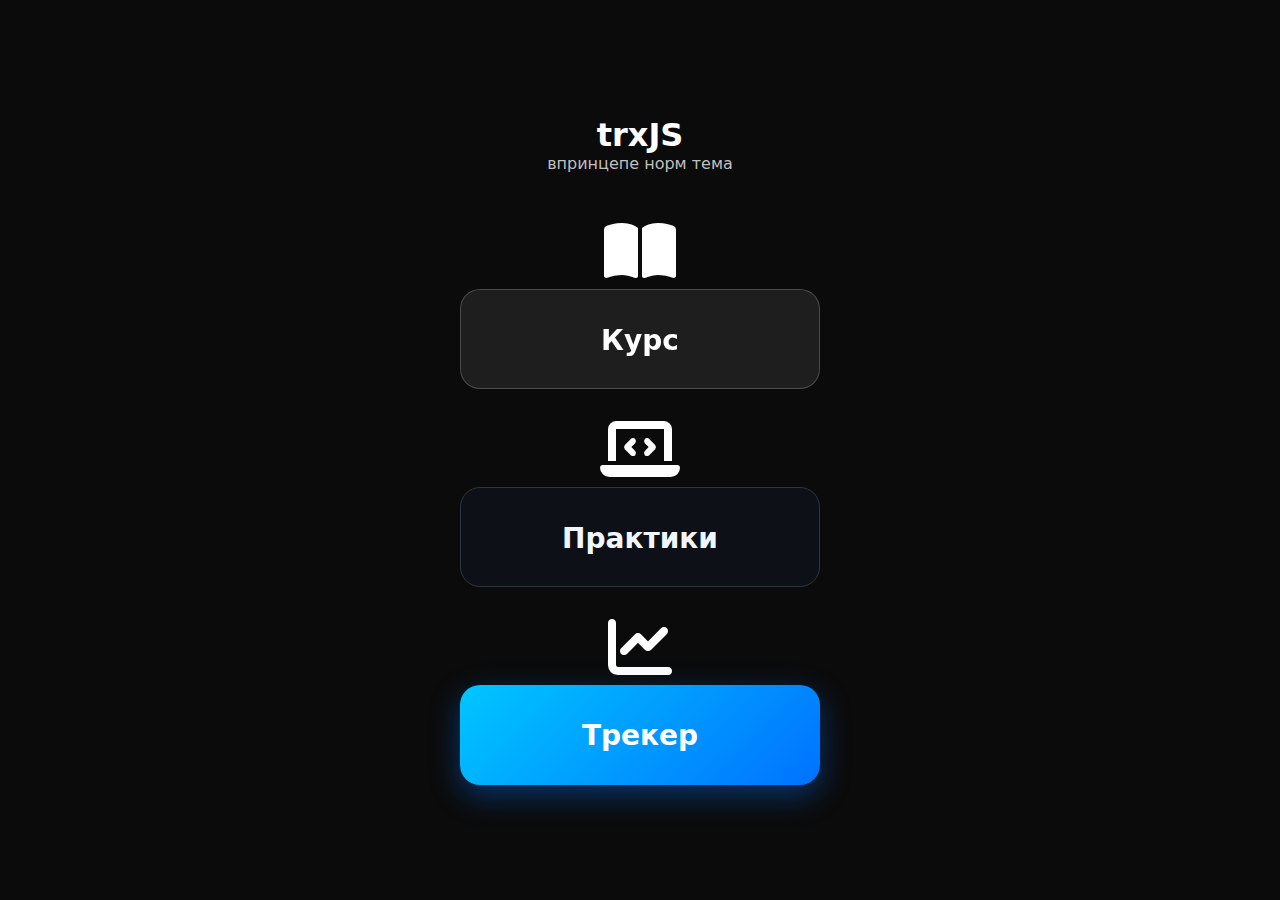
<file: index.html>
<!DOCTYPE html>
<html lang="ru">
<head>
  <meta charset="utf-8" />
  <meta name="viewport" content="width=device-width,initial-scale=1" />
  <title>TRXjs</title>
  <link rel="stylesheet" href="https://cdnjs.cloudflare.com/ajax/libs/font-awesome/6.5.0/css/all.min.css">
  <style>
  :root{
    --bg:#0b0b0b;
    --panel:#0f0f0f;
    --muted:#bfbfbf;
    --accent:#ffffff;
    --glass: rgba(255,255,255,0.04);
    --radius:14px;
    --gap:14px;
  }
  *{box-sizing:border-box;font-family:Inter,ui-sans-serif,system-ui,-apple-system,"Segoe UI",Roboto,"Helvetica Neue",Arial}
  html,body{height:100%;margin:0;background:linear-gradient(180deg,#0b0b0b 0%, #070707 100%);color:var(--accent);-webkit-font-smoothing:antialiased}
  .app{display:grid;grid-template-columns:320px 1fr 360px;gap:var(--gap);height:100vh;padding:20px}
  .sidebar{background:var(--panel);border-radius:var(--radius);padding:18px;display:flex;flex-direction:column;gap:12px;box-shadow:0 6px 18px rgba(0,0,0,0.7);overflow:auto}
  .brand{display:flex;align-items:center;gap:12px}
  .logo{width:48px;height:48px;border-radius:10px;background:linear-gradient(135deg,#ffffff 0%, #dddddd 100%);display:flex;align-items:center;justify-content:center;color:#000;font-weight:700;font-size:18px;box-shadow:0 6px 18px rgba(255,255,255,0.03)}
  .title{font-size:15px;font-weight:700}
  .subtitle{font-size:12px;color:var(--muted);margin-top:-4px}
  .nav{display:flex;gap:8px;background:var(--glass);padding:8px;border-radius:12px}
  .nav button{flex:1;padding:8px;border-radius:10px;background:transparent;border:1px solid rgba(255,255,255,0.06);color:var(--muted);cursor:pointer;transition:all .18s}
  .nav button.active{background:var(--accent);color:#000;border:0;transform:translateY(-3px);box-shadow:0 10px 30px rgba(255,255,255,0.03)}
  .list{display:grid;gap:8px;margin-top:6px}
  .group-title{font-size:13px;color:var(--muted);display:flex;justify-content:space-between;align-items:center}
  .item{display:flex;align-items:center;justify-content:space-between;padding:10px;border-radius:10px;background:linear-gradient(180deg,rgba(255,255,255,0.02),transparent);cursor:pointer;transition:transform .14s}
  .item:hover{transform:translateY(-6px)}
  .item .left{display:flex;align-items:center;gap:12px}
  .badge{min-width:40px;height:40px;border-radius:10px;background:rgba(255,255,255,0.03);display:flex;align-items:center;justify-content:center;font-weight:700}
  .item .meta{display:flex;flex-direction:column}
  .item .meta .name{font-size:14px}
  .item .meta .small{font-size:12px;color:var(--muted);margin-top:4px}
  .complete{background:linear-gradient(90deg,#fff 0%, #ddd 100%);color:#000}
  .center{display:flex;align-items:center;justify-content:center}
  .main{background:linear-gradient(180deg,#0e0e0e 0%, #0b0b0b 100%);border-radius:var(--radius);padding:22px;display:flex;flex-direction:column;gap:18px;overflow:auto;box-shadow:0 8px 30px rgba(0,0,0,0.7)}
  .topbar{display:flex;align-items:center;justify-content:space-between;gap:12px}
  .progress-wrap{display:flex;align-items:center;gap:18px}
  .progress-circle{width:120px;height:120px;display:flex;align-items:center;justify-content:center;position:relative}
  .progress-circle svg{transform:rotate(-90deg)}
  .progress-number{position:absolute;font-weight:800;font-size:20px}
  .controls{display:flex;gap:10px;align-items:center}
  .btn{padding:10px 14px;border-radius:12px;border:0;background:transparent;color:var(--accent);cursor:pointer;outline:none;border:1px solid rgba(255,255,255,0.06);transition:all .15s}
  .btn.primary{background:var(--accent);color:#000;border:0;transform:translateY(-2px);box-shadow:0 12px 30px rgba(255,255,255,0.03)}
  .content{display:grid;grid-template-columns:1fr;gap:16px}
  .card{background:linear-gradient(180deg,rgba(255,255,255,0.02),transparent);padding:16px;border-radius:12px}
  .lesson-title{display:flex;align-items:center;justify-content:space-between;gap:12px}
  .lesson-body{margin-top:8px;color:var(--muted);line-height:1.5}
  .actions{display:flex;gap:8px;margin-top:12px}
  .comment-area{margin-top:12px;display:flex;flex-direction:column;gap:8px}
  .comment-area textarea{min-height:80px;padding:12px;border-radius:10px;background:transparent;border:1px solid rgba(255,255,255,0.04);color:var(--accent);resize:vertical}
  .comment-list{margin-top:8px;display:flex;flex-direction:column;gap:8px}
  .comment{padding:10px;border-radius:8px;background:rgba(255,255,255,0.02);font-size:13px;color:var(--muted)}
  .rightbar{background:var(--panel);border-radius:var(--radius);padding:18px;display:flex;flex-direction:column;gap:12px;overflow:auto}
  .idea-area textarea{min-height:120px;padding:12px;border-radius:12px;background:transparent;border:1px solid rgba(255,255,255,0.04);color:var(--accent);resize:vertical}
  .small{font-size:12px;color:var(--muted)}
  .link{display:inline-block;padding:8px 10px;border-radius:10px;border:1px solid rgba(255,255,255,0.04);text-decoration:none;color:var(--accent);transition:all .12s}
  .link:hover{transform:translateY(-4px)}
  .footer{margin-top:auto;font-size:12px;color:var(--muted);text-align:center}
  .complete-badge{padding:8px 12px;border-radius:999px;background:linear-gradient(90deg,#fff,#ddd);color:#000;font-weight:700;display:inline-block}
  .searchbar{display:flex;gap:8px;align-items:center}
  .kv{display:flex;gap:8px;align-items:center}
  .meta-pill{padding:6px 8px;border-radius:8px;background:rgba(255,255,255,0.02);font-size:12px;color:var(--muted)}
  @media(max-width:980px){
    .app{grid-template-columns:1fr;grid-template-rows:auto 1fr auto;padding:14px}
    .rightbar{order:3}
    .sidebar{order:1}
    .main{order:2}
    .logo{width:40px;height:40px}
  }
  body.landing-centered {
    margin: 0;
    height: 100vh;
    display: flex;
    justify-content: center;
    align-items: center;
    background: #0b0b0b;
    font-family: sans-serif;
  }
  .container {
    display: flex;
    flex-direction: column;
    gap: 28px;
    align-items: center;
  }
  .zx, .vx, .cx {
    display:flex;
    flex-direction:column;
    align-items:center;
  }
  .zx button,
  .vx button,
  .cx button {
    width: 360px;
    height: 100px;
    font-size: 28px;
    font-weight: 600;
    border: none;
    border-radius: 20px;
    cursor: pointer;
    transition: all 0.3s ease;
    display:block;
  }
  .zx button a,
  .vx button a,
  .cx button a { text-decoration:none;color:inherit;display:block;width:100%;height:100%;line-height:100px }
  .zx button { backdrop-filter: blur(12px); background: rgba(255,255,255,0.08); border: 1px solid rgba(255,255,255,0.2); color:#fff; }
  .vx button { background:#0d1117; border:1px solid #30363d; color:#f0f6fc; }
  .cx button { background: linear-gradient(135deg, #00c6ff, #0072ff); color:#fff; box-shadow: 0 10px 30px rgba(0, 114, 255, 0.4); }
  .landing-top { text-align:center; margin-bottom:12px; color:var(--muted) }
  .back-to-landing { position: absolute; left: 18px; top: 18px; z-index: 9999; }

 
.app {
  display: grid;
  grid-template-columns: 320px 1fr 360px;
  gap: var(--gap);
  padding: 20px;
  height: auto;
}

.sidebar, .main, .rightbar {
  overflow: visible;
  max-height: none;
}

@media (max-width: 1024px) {
  .app {
    grid-template-columns: 1fr;
    grid-template-rows: auto auto auto;
    padding: 10px;
  }
  .sidebar, .main, .rightbar {
    margin-bottom: var(--gap);
  }
}

  </style>
</head>
<body class="landing-centered">
  <div id="landing" class="container" style="max-width:920px;margin:auto;padding:20px;">
    <div style="text-align:center;color:var(--accent);margin-bottom:6px">
      <h1 style="margin:0">trxJS</h1>
      <div class="landing-top">впринцепе норм тема</div>
    </div>
    <div class="zx">
      <i class="fa-solid fa-book-open" style="font-size:64px;color:var(--accent);margin-bottom:6px"></i>
      <button onclick="openExternal('https://itproger.com/course/javascript')"><a>Курс</a></button>
    </div>
    <div class="vx">
      <i class="fa-solid fa-laptop-code" style="font-size:64px;color:var(--accent);margin-bottom:6px"></i>
      <button onclick="openExternal('https://itproger.com/practice/javascript')"><a>Практики</a></button>
    </div>
    <div class="cx">
      <i class="fa-solid fa-chart-line" style="font-size:64px;color:var(--accent);margin-bottom:6px"></i>
      <button id="openTrackerBtn"><a>Трекер</a></button>
    </div>
  </div>
  <div id="trackerWrapper" style="display:none;position:relative;height:100vh;">
    <button class="btn back-to-landing" onclick="showLanding()" style="border-radius:12px;padding:10px 12px;background:transparent;color:var(--accent);border:1px solid rgba(255,255,255,0.06)">
      ← Назад
    </button>
    <div class="app" id="trackerApp">
      <aside class="sidebar">
        <div class="brand">
          <div class="logo">JS</div>
          <div>
            <div class="title">Курс JavaScript</div>
            <div class="subtitle">15 уроков · 50 практик</div>
          </div>
        </div>
        <div class="nav">
          <button id="btnLessons" class="active">Уроки</button>
          <button id="btnPractices">Практики</button>
          <button id="btnAll">Все</button>
        </div>
        <div class="list" id="listContainer"></div>
        <div class="footer">Сохранено в браузере · Тёмная тема</div>
      </aside>
      <main class="main">
        <div class="topbar">
          <div class="progress-wrap">
            <div class="progress-circle" id="progressWrap">
              <svg width="120" height="120">
                <defs>
                  <linearGradient id="g1" x1="0" x2="1" y1="0" y2="1">
                    <stop offset="0" stop-color="#fff"/>
                    <stop offset="1" stop-color="#ddd"/>
                  </linearGradient>
                </defs>
                <circle cx="60" cy="60" r="50" stroke="rgba(255,255,255,0.04)" stroke-width="12" fill="none"></circle>
                <circle id="progressRing" cx="60" cy="60" r="50" stroke="url(#g1)" stroke-width="12" stroke-linecap="round" fill="none" stroke-dasharray="314" stroke-dashoffset="314"></circle>
              </svg>
              <div class="progress-number" id="progressNumber">0%</div>
            </div>
            <div>
              <div style="font-weight:800;font-size:16px">Твой прогресс</div>
              <div class="small" id="progressText">0 из 30 завершено</div>
              <div style="margin-top:8px" id="progressBars"></div>
            </div>
          </div>
          <div class="controls">
            <div class="kv">
              <div class="meta-pill" id="currentLessonP">Урок 1</div>
              <div class="meta-pill" id="currentPracticeP">Практика 1</div>
            </div>
            <button class="btn" id="resetBtn">Сбросить</button>
            <button class="btn primary" id="exportBtn">Экспорт</button>
          </div>
        </div>
        <section class="content" id="mainContent">
          <div class="card" id="detailCard">
            <div class="lesson-title">
              <div>
                <div id="detailTitle" style="font-weight:800;font-size:18px">Добро пожаловать</div>
                <div class="small" id="detailSub">Выбери урок или практику слева</div>
              </div>
              <div class="center">
                <a class="link" id="openHref" href="#" target="_blank">Открыть</a>
              </div>
            </div>
            <div class="lesson-body" id="detailBody">
              Здесь появится содержимое выбранного урока или практики.
            </div>
            <div class="actions" id="detailActions" style="display:none">
              <button class="btn" id="markBtn">Отметить как пройдено</button>
            </div>
            <div class="comment-area" id="commentArea" style="display:none">
              <textarea id="commentInput" placeholder="Оставь комментарий..."></textarea>
              <div style="display:flex;gap:8px">
                <button class="btn" id="saveComment">Сохранить комментарий</button>
                <button class="btn" id="clearComments">Очистить комментарии</button>
              </div>
              <div class="comment-list" id="commentList"></div>
            </div>
          </div>
          <div class="card" id="lessonListCard">
            <div style="display:flex;justify-content:space-between;align-items:center">
              <div style="font-weight:800">Быстрый обзор</div>
              <div class="small">Нажми элемент слева чтобы открыть</div>
            </div>
            <div style="margin-top:12px;display:grid;grid-template-columns:repeat(auto-fit,minmax(180px,1fr));gap:12px">
              <div style="padding:12px;border-radius:10px;background:linear-gradient(180deg,rgba(255,255,255,0.02),transparent)">
                <div style="font-size:14px;font-weight:700">Уроки завершено</div>
                <div id="countLessons" style="font-weight:800;font-size:22px;margin-top:8px">0 / 15</div>
              </div>
              <div style="padding:12px;border-radius:10px;background:linear-gradient(180deg,rgba(255,255,255,0.02),transparent)">
                <div style="font-size:14px;font-weight:700">Практики завершено</div>
                <div id="countPractices" style="font-weight:800;font-size:22px;margin-top:8px">0 / 50</div>
              </div>
              <div style="padding:12px;border-radius:10px;background:linear-gradient(180deg,rgba(255,255,255,0.02),transparent)">
                <div style="font-size:14px;font-weight:700">Осталось</div>
                <div id="countLeft" style="font-weight:800;font-size:22px;margin-top:8px">65</div>
              </div>
            </div>
          </div>
        </section>
      </main>
      <aside class="rightbar">
        <div style="font-weight:800">Мои идеи</div>
        <div class="small">Быстрый черновик — сохраняется в браузере</div>
        <div class="idea-area">
          <textarea id="ideaInput" placeholder="Пиши идеи, заметки, анимации..."></textarea>
          <div style="display:flex;gap:8px">
            <button class="btn primary" id="saveIdea">Сохранить идею</button>
            <button class="btn" id="clearIdea">Очистить</button>
          </div>
        </div>
        <div style="margin-top:8px">
          <div style="font-weight:800">Статистика</div>
          <div class="small" id="statText">Загрузка...</div>
        </div>
        <div style="margin-top:12px">
          <div style="font-weight:800">Ссылки</div>
          <div style="display:flex;flex-direction:column;gap:8px;margin-top:8px">
            <a class="link" href="https://developer.mozilla.org/ru/docs/Web/JavaScript" target="_blank">MDN JavaScript</a>
            <a class="link" href="https://developer.mozilla.org/ru/docs/Web/API/Console" target="_blank">Console API</a>
          </div>
        </div>
      </aside>
    </div>
    <div id="congratsModal" style="display:none;position:fixed;inset:0;align-items:center;justify-content:center;background:rgba(0,0,0,0.6)">
      <div style="background:#fff;color:#000;padding:28px;border-radius:18px;max-width:680px;width:92%;text-align:center;box-shadow:0 30px 80px rgba(0,0,0,0.6);">
        <div style="font-size:28px;font-weight:900">Поздравляю — ты прошёл курс!</div>
        <div style="margin-top:12px;color:#222">100% прогресса достигнуто. Гордись собой — теперь ты знаешь основы JavaScript.</div>
        <div style="margin-top:20px;display:flex;gap:10px;justify-content:center">
          <button class="btn primary" id="closeCongrats">Закрыть</button>
          <button class="btn" id="exportCongrats">Скачать отчёт</button>
        </div>
      </div>
    </div>
  </div>
  <script>
  function openExternal(url){
    window.open(url, '_blank');
  }
  const landingDiv = document.getElementById('landing');
  const trackerWrapper = document.getElementById('trackerWrapper');
  document.getElementById('openTrackerBtn').addEventListener('click', () => { showTracker(); });
  function showTracker(){
    landingDiv.style.display = 'none';
    trackerWrapper.style.display = 'block';
    document.body.classList.remove('landing-centered');
  }
  function showLanding(){
    trackerWrapper.style.display = 'none';
    landingDiv.style.display = 'block';
    document.body.classList.add('landing-centered');
  }
  const TOTAL_LESSONS = 15;
  const TOTAL_PRACTICES = 50;
  const STORAGE_KEY = 'js_course_state_v3';
  const IDEAS_KEY = 'js_course_ideas_v1';
  const lessonLinks = [
    "https://youtu.be/fHl7UyRjOf0?si=beznsi2qX5qJu_U_",
    "https://youtu.be/ujsgFnm2VKw?si=dD1BB6ZjCQxFl5mE",
    "https://youtu.be/WLsFBu_15Hw?si=v_Xu7c6EcbIH6bQz",
    "https://youtu.be/UHqnpHEXtII?si=n_WWXOj2S1z7IpJm",
    "https://youtu.be/tPjVEiOvgwE?si=q2j3XG8OnxK0HzOl",
    "https://youtu.be/TE0S9G3C4vU?si=CPMuuu_5HEiklFzl",
    "https://youtu.be/9zVAHOiQYBo?si=MGP4j-2X7aCa36je",
    "https://youtu.be/H39s52IW3bk?si=3Mt_wQS1wIKEDBwt",
    "https://youtu.be/UCSuoEJ50G8?si=NAqwzdltxyQdOv-W",
    "https://youtu.be/yUTwuyfTsOc?si=bvkB-sh6V8rNdghe",
    "https://youtu.be/Tw-_axj7Jis?si=rnwkbVmbptwuAMZN",
    "https://youtu.be/1nzH6WCEonQ?si=ZWpSF3yFk-wi0xZZ",
    "https://youtu.be/M_4ePNcric0?si=6W3kmia8Oa1I14qb",
    "https://youtu.be/jtw15FBCETE?si=19MUaW49v7JjXHoz",
    "https://youtu.be/QDA_EBJ0iSM?si=FHcEtI52LDSaYl6p"
  ];
  const INITIAL_STATE = {
    lessonsCompleted: 0,
    practicesCompleted: 0,
    currentLesson: 1,
    currentPractice: 1,
    items: {},
    ideas: ''
  };
  let state = loadState();
  let currentFilter = 'lessons';
  function loadState(){
    try {
      const raw = localStorage.getItem(STORAGE_KEY);
      if (raw) {
        const parsed = JSON.parse(raw);
        if (!parsed.items) parsed.items = {};
        ensureAllItems(parsed);
        recalcCounts(parsed);
        localStorage.setItem(STORAGE_KEY, JSON.stringify(parsed));
        return parsed;
      }
    } catch(e){ console.warn('loadState error', e); }
    const obj = JSON.parse(JSON.stringify(INITIAL_STATE));
    for (let i = 1; i <= TOTAL_LESSONS; i++){
      obj.items['lesson-'+i] = {
        type: 'lesson',
        id: i,
        title: `Урок ${i}`,
        desc: `Краткое содержание урока ${i}`,
        href: lessonLinks[i-1] || "#",
        completed: false
      };
    }
    for (let p = 1; p <= TOTAL_PRACTICES; p++){
      obj.items['practice-'+p] = {
        type: 'practice',
        id: p,
        title: `Практика ${p}`,
        desc: `Задание практики ${p}`,
        href: "#",
        completed: false
      };
    }
    recalcCounts(obj);
    localStorage.setItem(STORAGE_KEY, JSON.stringify(obj));
    return obj;
  }
  function ensureAllItems(s){
    for (let i = 1; i <= TOTAL_LESSONS; i++){
      const key = 'lesson-'+i;
      if (!s.items[key]){
        s.items[key] = { type:'lesson', id:i, title:`Урок ${i}`, desc:`Краткое содержание урока ${i}`, href:lessonLinks[i-1]||"#", completed:false };
      }
    }
    for (let i = 1; i <= TOTAL_PRACTICES; i++){
      const key = 'practice-'+i;
      if (!s.items[key]){
        s.items[key] = { type:'practice', id:i, title:`Практика ${i}`, desc:`Задание практики ${i}`, href:"#", completed:false };
      }
    }
    recalcCounts(s);
  }
  function recalcCounts(s){
    let lc=0, pc=0;
    for (const k in s.items){
      const it = s.items[k];
      if (it.completed){
        if (it.type==='lesson') lc++;
        if (it.type==='practice') pc++;
      }
    }
    s.lessonsCompleted = lc;
    s.practicesCompleted = pc;
  }
  function saveState(s=state){
    localStorage.setItem(STORAGE_KEY, JSON.stringify(s));
    updateUI();
  }
  function updateUI(){
    renderList(currentFilter);
    updateProgressVisual();
    document.getElementById('countLessons').textContent = `${state.lessonsCompleted} / ${TOTAL_LESSONS}`;
    document.getElementById('countPractices').textContent = `${state.practicesCompleted} / ${TOTAL_PRACTICES}`;
    document.getElementById('countLeft').textContent = `${(TOTAL_LESSONS+TOTAL_PRACTICES) - (state.lessonsCompleted+state.practicesCompleted)}`;
    document.getElementById('currentLessonP').textContent = `Урок ${state.currentLesson}`;
    document.getElementById('currentPracticeP').textContent = `Практика ${state.currentPractice}`;
    document.getElementById('statText').textContent = `Уроки: ${state.lessonsCompleted}/${TOTAL_LESSONS} · Практики: ${state.practicesCompleted}/${TOTAL_PRACTICES}`;
    const subtitleEl = document.querySelector('.subtitle');
    if (subtitleEl) subtitleEl.textContent = `${TOTAL_LESSONS} уроков · ${TOTAL_PRACTICES} практик`;
    document.getElementById('ideaInput').value = localStorage.getItem(IDEAS_KEY) || '';
  }
  function renderList(filter){
    const container = document.getElementById('listContainer');
    container.innerHTML = '';
    const lessonsDiv = document.createElement('div');
    lessonsDiv.innerHTML = `<div class="group-title">Уроки <span class="small">${TOTAL_LESSONS}</span></div>`;
    for (let i = 1; i <= TOTAL_LESSONS; i++){
      const key = 'lesson-'+i;
      const item = state.items[key];
      if (!item) continue;
      const el = document.createElement('div'); el.className = 'item'; el.dataset.key = key;
      const left = document.createElement('div'); left.className = 'left';
      const badge = document.createElement('div'); badge.className = 'badge'; badge.textContent = i;
      if (item.completed) badge.classList.add('complete');
      const meta = document.createElement('div'); meta.className = 'meta';
      const name = document.createElement('div'); name.className = 'name'; name.textContent = item.title;
      const small = document.createElement('div'); small.className = 'small'; small.textContent = item.desc;
      meta.appendChild(name); meta.appendChild(small);
      left.appendChild(badge); left.appendChild(meta);
      const right = document.createElement('div'); right.className = 'right';
      const a = document.createElement('a'); a.href = item.href || '#'; a.textContent = 'Открыть'; a.className = 'link'; a.target = '_blank';
      right.appendChild(a);
      el.appendChild(left); el.appendChild(right);
      el.addEventListener('click', (e) => {
        if (e.target && e.target.tagName === 'A') return;
        openDetail(key);
      });
      lessonsDiv.appendChild(el);
    }
    const practicesDiv = document.createElement('div');
    practicesDiv.innerHTML = `<div class="group-title" style="margin-top:12px">Практики <span class="small">${TOTAL_PRACTICES}</span></div>`;
    for (let i = 1; i <= TOTAL_PRACTICES; i++){
      const key = 'practice-'+i;
      const item = state.items[key];
      if (!item) continue;
      const el = document.createElement('div'); el.className = 'item'; el.dataset.key = key;
      const left = document.createElement('div'); left.className = 'left';
      const badge = document.createElement('div'); badge.className = 'badge'; badge.textContent = 'P'+i;
      if (item.completed) badge.classList.add('complete');
      const meta = document.createElement('div'); meta.className = 'meta';
      const name = document.createElement('div'); name.className = 'name'; name.textContent = item.title;
      const small = document.createElement('div'); small.className = 'small'; small.textContent = item.desc;
      meta.appendChild(name); meta.appendChild(small);
      left.appendChild(badge); left.appendChild(meta);
      const right = document.createElement('div'); right.className = 'right';
      const a = document.createElement('a'); a.href = item.href || '#'; a.textContent = 'Открыть'; a.className = 'link'; a.target = '_blank';
      right.appendChild(a);
      el.appendChild(left); el.appendChild(right);
      el.addEventListener('click', (e) => {
        if (e.target && e.target.tagName === 'A') return;
        openDetail(key);
      });
      practicesDiv.appendChild(el);
    }
    if (filter === 'lessons') { container.appendChild(lessonsDiv); }
    else if (filter === 'practices') { container.appendChild(practicesDiv); }
    else { container.appendChild(lessonsDiv); container.appendChild(practicesDiv); }
  }
  function openDetail(key){
    const item = state.items[key];
    if (!item) return;
    document.getElementById('detailTitle').textContent = item.title || '';
    document.getElementById('detailSub').textContent = item.desc || '';
    const detailBody = document.getElementById('detailBody');
    detailBody.innerHTML = '';
    const p = document.createElement('div'); p.textContent = item.desc || '';
    detailBody.appendChild(p);
    if (item.content){
      const pre = document.createElement('pre');
      pre.style.marginTop = '10px';
      pre.style.whiteSpace = 'pre-wrap';
      pre.style.fontFamily = 'monospace';
      pre.style.color = 'var(--muted)';
      pre.textContent = item.content;
      detailBody.appendChild(pre);
    }
    const openHref = document.getElementById('openHref');
    openHref.href = item.href || '#';
    document.getElementById('detailActions').style.display = 'flex';
    document.getElementById('commentArea').style.display = 'flex';
    const markBtn = document.getElementById('markBtn');
    markBtn.style.display = 'inline-block';
    markBtn.textContent = item.completed ? 'Снять отметку' : 'Отметить как пройдено';
    markBtn.onclick = () => toggleComplete(key);
    const comments = getCommentsFor(key);
    renderComments(comments);
    document.getElementById('saveComment').onclick = () => saveCommentFor(key);
    document.getElementById('clearComments').onclick = () => clearCommentsFor(key);
    if (item.type === 'lesson') state.currentLesson = item.id || state.currentLesson;
    else if (item.type === 'practice') state.currentPractice = item.id || state.currentPractice;
    saveState(state);
  }
  function toggleComplete(key){
    const item = state.items[key];
    if (!item) return;
    item.completed = !item.completed;
    recalcCounts(state);
    saveState(state);
    renderList(currentFilter);
    openDetail(key);
    checkCongrats();
  }
  function getCommentsFor(key){
    try {
      const raw = localStorage.getItem(STORAGE_KEY);
      if (!raw) return [];
      const obj = JSON.parse(raw);
      return (obj.items && obj.items[key] && obj.items[key].comments) ? obj.items[key].comments : [];
    } catch(e){
      return [];
    }
  }
  function saveCommentFor(key){
    const text = document.getElementById('commentInput').value.trim();
    if (!text) return;
    state.items[key].comments = state.items[key].comments || [];
    state.items[key].comments.push({ text, date: new Date().toISOString() });
    localStorage.setItem(STORAGE_KEY, JSON.stringify(state));
    document.getElementById('commentInput').value = '';
    renderComments(state.items[key].comments);
  }
  function clearCommentsFor(key){
    if (state.items[key]) state.items[key].comments = [];
    saveState();
    renderComments([]);
  }
  function renderComments(list){
    const el = document.getElementById('commentList');
    el.innerHTML = '';
    if (!list || list.length === 0) {
      el.innerHTML = '<div class="small">Комментариев пока нет</div>';
      return;
    }
    list.slice().reverse().forEach(c => {
      const d = document.createElement('div'); d.className = 'comment';
      const t = document.createElement('div'); t.textContent = c.text;
      const meta = document.createElement('div'); meta.className = 'small'; meta.style.marginTop = '8px';
      meta.textContent = (new Date(c.date)).toLocaleString();
      d.appendChild(t); d.appendChild(meta); el.appendChild(d);
    });
  }
  function updateProgressVisual(){
    const done = state.lessonsCompleted + state.practicesCompleted;
    const total = TOTAL_LESSONS + TOTAL_PRACTICES;
    const pct = Math.round(total === 0 ? 0 : (done / total * 100));
    const ring = document.getElementById('progressRing');
    const number = document.getElementById('progressNumber');
    const circumference = 2 * Math.PI * 50;
    const offset = circumference - (pct / 100) * circumference;
    if (ring) ring.style.strokeDashoffset = offset;
    if (number) number.textContent = pct + '%';
    document.getElementById('progressText').textContent = `${done} из ${total} завершено`;
    const bars = document.getElementById('progressBars'); bars.innerHTML = '';
    const lbar = document.createElement('div'); lbar.style.height = '8px'; lbar.style.width = '200px'; lbar.style.background = 'rgba(255,255,255,0.03)'; lbar.style.borderRadius = '8px'; lbar.style.overflow = 'hidden';
    const inner = document.createElement('div'); inner.style.height = '100%'; inner.style.width = `${pct}%`; inner.style.background = 'linear-gradient(90deg,#fff,#ddd)'; inner.style.transition = 'width .6s';
    lbar.appendChild(inner); bars.appendChild(lbar);
  }
  function checkCongrats(){
    const done = state.lessonsCompleted + state.practicesCompleted;
    const total = TOTAL_LESSONS + TOTAL_PRACTICES;
    if (done >= total){
      document.getElementById('congratsModal').style.display = 'flex';
    }
  }
  document.getElementById('btnLessons').addEventListener('click', () => {
    currentFilter = 'lessons';
    document.getElementById('btnLessons').classList.add('active');
    document.getElementById('btnPractices').classList.remove('active');
    document.getElementById('btnAll').classList.remove('active');
    renderList('lessons');
  });
  document.getElementById('btnPractices').addEventListener('click', () => {
    currentFilter = 'practices';
    document.getElementById('btnPractices').classList.add('active');
    document.getElementById('btnLessons').classList.remove('active');
    document.getElementById('btnAll').classList.remove('active');
    renderList('practices');
  });
  document.getElementById('btnAll').addEventListener('click', () => {
    currentFilter = 'all';
    document.getElementById('btnAll').classList.add('active');
    document.getElementById('btnLessons').classList.remove('active');
    document.getElementById('btnPractices').classList.remove('active');
    renderList('all');
  });
  document.getElementById('saveIdea').addEventListener('click', () => {
    const v = document.getElementById('ideaInput').value;
    localStorage.setItem(IDEAS_KEY, v);
    alert('Идея сохранена в браузере');
  });
  document.getElementById('clearIdea').addEventListener('click', () => {
    document.getElementById('ideaInput').value = '';
    localStorage.removeItem(IDEAS_KEY);
  });
  document.getElementById('resetBtn').addEventListener('click', () => {
    if (!confirm('Сбросить прогресс и комментарии?')) return;
    localStorage.removeItem(STORAGE_KEY);
    localStorage.removeItem(IDEAS_KEY);
    state = loadState();
    saveState();
    alert('Сброшено');
  });
  document.getElementById('exportBtn').addEventListener('click', () => {
    const data = JSON.stringify(state, null, 2);
    const blob = new Blob([data], { type: 'application/json' });
    const url = URL.createObjectURL(blob);
    const a = document.createElement('a'); a.href = url; a.download = 'js_course_progress.json'; document.body.appendChild(a); a.click(); a.remove(); URL.revokeObjectURL(url);
  });
  document.getElementById('closeCongrats').addEventListener('click', () => { document.getElementById('congratsModal').style.display = 'none'; });
  document.getElementById('exportCongrats').addEventListener('click', () => {
    const text = `Поздравляю! Пройден курс ${new Date().toLocaleDateString()}\nУроки: ${state.lessonsCompleted}/${TOTAL_LESSONS}\nПрактики: ${state.practicesCompleted}/${TOTAL_PRACTICES}`;
    const blob = new Blob([text], { type: 'text/plain' });
    const url = URL.createObjectURL(blob);
    const a = document.createElement('a'); a.href = url; a.download = 'congrats.txt'; document.body.appendChild(a); a.click(); a.remove(); URL.revokeObjectURL(url);
  });
  function animateIntro(){
    const rings = document.querySelectorAll('.item');
    rings.forEach((r, i) => {
      r.style.transform = 'translateY(8px)';
      r.style.opacity = '0';
      setTimeout(() => {
        r.style.transition = 'all .45s cubic-bezier(.2,.9,.3,1)';
        r.style.transform = 'translateY(0)';
        r.style.opacity = '1';
      }, i * 20);
    });
  }
  window.addEventListener('load', () => {
    try {
      const saved = localStorage.getItem(STORAGE_KEY);
      if (saved) {
        state = JSON.parse(saved);
        ensureAllItems(state);
        recalcCounts(state);
      }
    } catch (e) {
      console.warn('load on start error', e);
    }
    updateUI();
    checkCongrats();
  });
  const observer = new MutationObserver((mut) => {
    const el = document.getElementById('trackerWrapper');
    if (el && getComputedStyle(el).display !== 'none') {
      setTimeout(() => { renderList(currentFilter); animateIntro(); }, 150);
      observer.disconnect();
    }
  });
  observer.observe(document.body, { attributes: true, childList: true, subtree: true });
  </script>
</body>
</html>
</file>
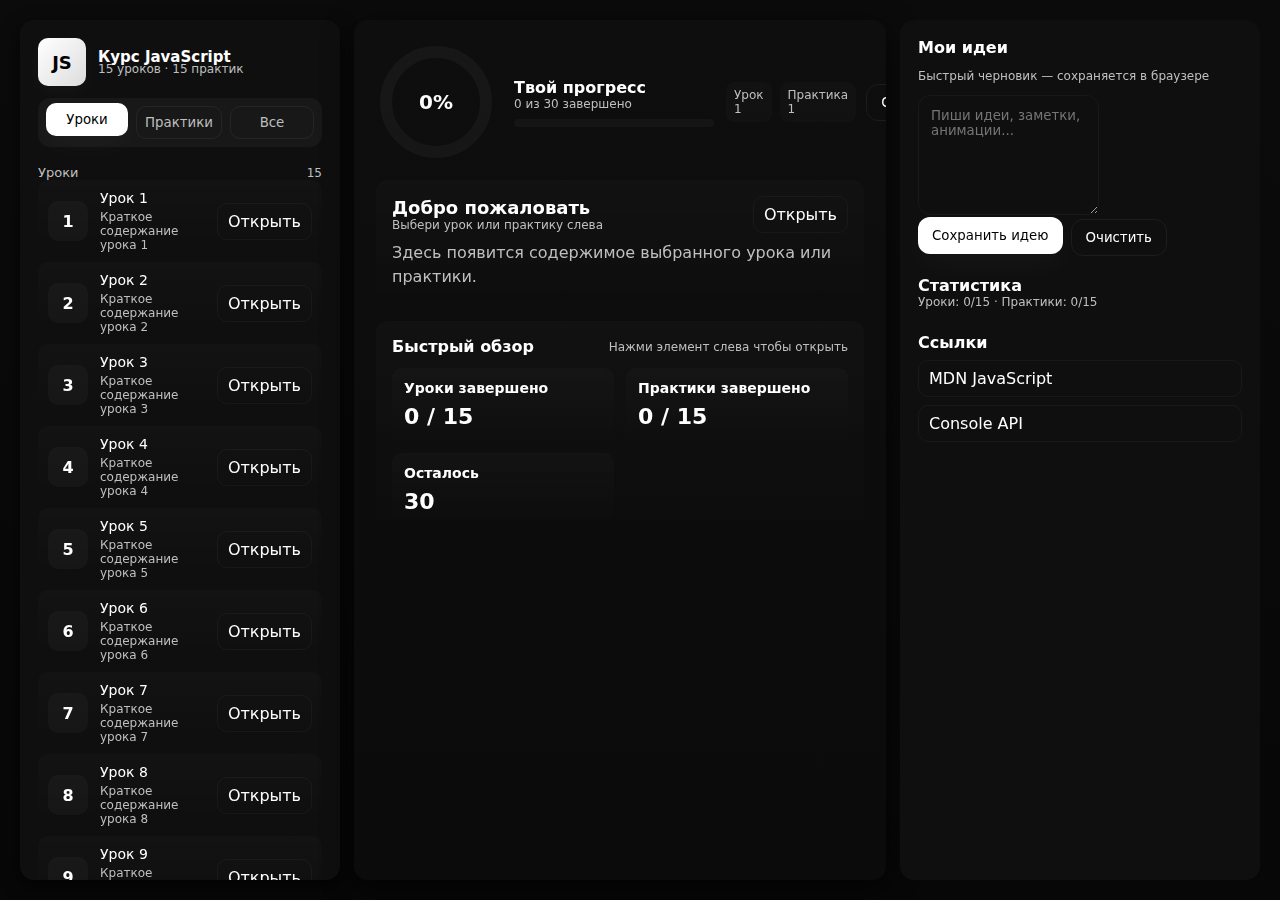
<file: 2.html>
<!DOCTYPE html>
<html lang="ru">
<head>
<meta charset="utf-8">
<meta name="viewport" content="width=device-width,initial-scale=1">
<title>Курс JavaScript — Прогресс</title>
<style>
:root{
  --bg:#0b0b0b;
  --panel:#0f0f0f;
  --muted:#bfbfbf;
  --accent:#ffffff;
  --glass: rgba(255,255,255,0.04);
  --radius:14px;
  --gap:14px;
}
*{box-sizing:border-box;font-family:Inter,system-ui,-apple-system,"Segoe UI",Roboto,"Helvetica Neue",Arial}
html,body{height:100%;margin:0;background:linear-gradient(180deg,#0b0b0b 0%, #070707 100%);color:var(--accent);-webkit-font-smoothing:antialiased}
.app{display:grid;grid-template-columns:320px 1fr 360px;gap:var(--gap);height:100vh;padding:20px}
.sidebar{background:var(--panel);border-radius:var(--radius);padding:18px;display:flex;flex-direction:column;gap:12px;box-shadow:0 6px 18px rgba(0,0,0,0.7);overflow:auto}
.brand{display:flex;align-items:center;gap:12px}
.logo{width:48px;height:48px;border-radius:10px;background:linear-gradient(135deg,#ffffff 0%, #dddddd 100%);display:flex;align-items:center;justify-content:center;color:#000;font-weight:700;font-size:18px;box-shadow:0 6px 18px rgba(255,255,255,0.03)}
.title{font-size:15px;font-weight:700}
.subtitle{font-size:12px;color:var(--muted);margin-top:-4px}
.nav{display:flex;gap:8px;background:var(--glass);padding:8px;border-radius:12px}
.nav button{flex:1;padding:8px;border-radius:10px;background:transparent;border:1px solid rgba(255,255,255,0.06);color:var(--muted);cursor:pointer;transition:all .18s}
.nav button.active{background:var(--accent);color:#000;border:0;transform:translateY(-3px);box-shadow:0 10px 30px rgba(255,255,255,0.03)}
.search{display:flex;gap:8px}
.search input{flex:1;padding:10px;border-radius:10px;border:1px solid rgba(255,255,255,0.04);background:transparent;color:var(--accent);outline:none}
.list{display:grid;gap:8px;margin-top:6px}
.group-title{font-size:13px;color:var(--muted);display:flex;justify-content:space-between;align-items:center}
.item{display:flex;align-items:center;justify-content:space-between;padding:10px;border-radius:10px;background:linear-gradient(180deg,rgba(255,255,255,0.02),transparent);cursor:pointer;transition:transform .14s}
.item:hover{transform:translateY(-6px)}
.item .left{display:flex;align-items:center;gap:12px}
.badge{min-width:40px;height:40px;border-radius:10px;background:rgba(255,255,255,0.03);display:flex;align-items:center;justify-content:center;font-weight:700}
.item .meta{display:flex;flex-direction:column}
.item .meta .name{font-size:14px}
.item .meta .small{font-size:12px;color:var(--muted);margin-top:4px}
.complete{background:linear-gradient(90deg,#fff 0%, #ddd 100%);color:#000}
.center{display:flex;align-items:center;justify-content:center}
.main{background:linear-gradient(180deg,#0e0e0e 0%, #0b0b0b 100%);border-radius:var(--radius);padding:22px;display:flex;flex-direction:column;gap:18px;overflow:auto;box-shadow:0 8px 30px rgba(0,0,0,0.7)}
.topbar{display:flex;align-items:center;justify-content:space-between;gap:12px}
.progress-wrap{display:flex;align-items:center;gap:18px}
.progress-circle{width:120px;height:120px;display:flex;align-items:center;justify-content:center;position:relative}
.progress-circle svg{transform:rotate(-90deg)}
.progress-number{position:absolute;font-weight:800;font-size:20px}
.controls{display:flex;gap:10px;align-items:center}
.btn{padding:10px 14px;border-radius:12px;border:0;background:transparent;color:var(--accent);cursor:pointer;outline:none;border:1px solid rgba(255,255,255,0.06);transition:all .15s}
.btn.primary{background:var(--accent);color:#000;border:0;transform:translateY(-2px);box-shadow:0 12px 30px rgba(255,255,255,0.03)}
.content{display:grid;grid-template-columns:1fr;gap:16px}
.card{background:linear-gradient(180deg,rgba(255,255,255,0.02),transparent);padding:16px;border-radius:12px}
.lesson-title{display:flex;align-items:center;justify-content:space-between;gap:12px}
.lesson-body{margin-top:8px;color:var(--muted);line-height:1.5}
.actions{display:flex;gap:8px;margin-top:12px}
.comment-area{margin-top:12px;display:flex;flex-direction:column;gap:8px}
.comment-area textarea{min-height:80px;padding:12px;border-radius:10px;background:transparent;border:1px solid rgba(255,255,255,0.04);color:var(--accent);resize:vertical}
.comment-list{margin-top:8px;display:flex;flex-direction:column;gap:8px}
.comment{padding:10px;border-radius:8px;background:rgba(255,255,255,0.02);font-size:13px;color:var(--muted)}
.rightbar{background:var(--panel);border-radius:var(--radius);padding:18px;display:flex;flex-direction:column;gap:12px;overflow:auto}
.idea-area textarea{min-height:120px;padding:12px;border-radius:12px;background:transparent;border:1px solid rgba(255,255,255,0.04);color:var(--accent);resize:vertical}
.small{font-size:12px;color:var(--muted)}
.link{display:inline-block;padding:8px 10px;border-radius:10px;border:1px solid rgba(255,255,255,0.04);text-decoration:none;color:var(--accent);transition:all .12s}
.link:hover{transform:translateY(-4px)}
.footer{margin-top:auto;font-size:12px;color:var(--muted);text-align:center}
.complete-badge{padding:8px 12px;border-radius:999px;background:linear-gradient(90deg,#fff,#ddd);color:#000;font-weight:700;display:inline-block}
.searchbar{display:flex;gap:8px;align-items:center}
.kv{display:flex;gap:8px;align-items:center}
.meta-pill{padding:6px 8px;border-radius:8px;background:rgba(255,255,255,0.02);font-size:12px;color:var(--muted)}
@media(max-width:980px){
  .app{grid-template-columns:1fr;grid-template-rows:auto 1fr auto;padding:14px}
  .rightbar{order:3}
  .sidebar{order:1}
  .main{order:2}
  .logo{width:40px;height:40px}
}
</style>
</head>
<body>
<div class="app">
  <aside class="sidebar">
    <div class="brand">
      <div class="logo">JS</div>
      <div>
        <div class="title">Курс JavaScript</div>
        <div class="subtitle">15 уроков · 15 практик</div>
      </div>
    </div>
    <div class="nav">
      <button id="btnLessons" class="active">Уроки</button>
      <button id="btnPractices">Практики</button>
      <button id="btnAll">Все</button>
    </div>
    <div class="list" id="listContainer"></div>
    <div class="footer">Сохранено в браузере · Тёмная тема</div>
  </aside>

  <main class="main">
    <div class="topbar">
      <div class="progress-wrap">
        <div class="progress-circle" id="progressWrap">
          <svg width="120" height="120">
            <defs>
              <linearGradient id="g1" x1="0" x2="1" y1="0" y2="1">
                <stop offset="0" stop-color="#fff"/>
                <stop offset="1" stop-color="#ddd"/>
              </linearGradient>
            </defs>
            <circle cx="60" cy="60" r="50" stroke="rgba(255,255,255,0.04)" stroke-width="12" fill="none"></circle>
            <circle id="progressRing" cx="60" cy="60" r="50" stroke="url(#g1)" stroke-width="12" stroke-linecap="round" fill="none" stroke-dasharray="314" stroke-dashoffset="314"></circle>
          </svg>
          <div class="progress-number" id="progressNumber">0%</div>
        </div>
        <div>
          <div style="font-weight:800;font-size:16px">Твой прогресс</div>
          <div class="small" id="progressText">0 из 30 завершено</div>
          <div style="margin-top:8px" id="progressBars"></div>
        </div>
      </div>
      <div class="controls">
        <div class="kv">
          <div class="meta-pill" id="currentLessonP">Урок 4</div>
          <div class="meta-pill" id="currentPracticeP">Практика 2</div>
        </div>
        <button class="btn" id="resetBtn">Сбросить</button>
        <button class="btn primary" id="exportBtn">Экспорт</button>
      </div>
    </div>

    <section class="content" id="mainContent">
      <div class="card" id="detailCard">
        <div class="lesson-title">
          <div>
            <div id="detailTitle" style="font-weight:800;font-size:18px">Добро пожаловать</div>
            <div class="small" id="detailSub">Выбери урок или практику слева</div>
          </div>
          <div class="center">
            <a class="link" id="openHref" href="#" target="_blank">Открыть</a>
          </div>
        </div>
        <div class="lesson-body" id="detailBody">
          Здесь появится содержимое выбранного урока или практики.
        </div>
        <div class="actions" id="detailActions" style="display:none">
          <button class="btn" id="markBtn">Отметить как пройдено</button>
        </div>
        <div class="comment-area" id="commentArea" style="display:none">
          <textarea id="commentInput" placeholder="Оставь комментарий..."></textarea>
          <div style="display:flex;gap:8px">
            <button class="btn" id="saveComment">Сохранить комментарий</button>
            <button class="btn" id="clearComments">Очистить комментарии</button>
          </div>
          <div class="comment-list" id="commentList"></div>
        </div>
      </div>

      <div class="card" id="lessonListCard">
        <div style="display:flex;justify-content:space-between;align-items:center">
          <div style="font-weight:800">Быстрый обзор</div>
          <div class="small">Нажми элемент слева чтобы открыть</div>
        </div>
        <div style="margin-top:12px;display:grid;grid-template-columns:repeat(auto-fit,minmax(180px,1fr));gap:12px">
          <div style="padding:12px;border-radius:10px;background:linear-gradient(180deg,rgba(255,255,255,0.02),transparent)">
            <div style="font-size:14px;font-weight:700">Уроки завершено</div>
            <div id="countLessons" style="font-weight:800;font-size:22px;margin-top:8px">0 / 15</div>
          </div>
          <div style="padding:12px;border-radius:10px;background:linear-gradient(180deg,rgba(255,255,255,0.02),transparent)">
            <div style="font-size:14px;font-weight:700">Практики завершено</div>
            <div id="countPractices" style="font-weight:800;font-size:22px;margin-top:8px">0 / 15</div>
          </div>
          <div style="padding:12px;border-radius:10px;background:linear-gradient(180deg,rgba(255,255,255,0.02),transparent)">
            <div style="font-size:14px;font-weight:700">Осталось</div>
            <div id="countLeft" style="font-weight:800;font-size:22px;margin-top:8px">30</div>
          </div>
        </div>
      </div>
    </section>
  </main>

  <aside class="rightbar">
    <div style="font-weight:800">Мои идеи</div>
    <div class="small">Быстрый черновик — сохраняется в браузере</div>
    <div class="idea-area">
      <textarea id="ideaInput" placeholder="Пиши идеи, заметки, анимации..."></textarea>
      <div style="display:flex;gap:8px">
        <button class="btn primary" id="saveIdea">Сохранить идею</button>
        <button class="btn" id="clearIdea">Очистить</button>
      </div>
    </div>
    <div style="margin-top:8px">
      <div style="font-weight:800">Статистика</div>
      <div class="small" id="statText">Загрузка...</div>
    </div>
    <div style="margin-top:12px">
      <div style="font-weight:800">Ссылки</div>
      <div style="display:flex;flex-direction:column;gap:8px;margin-top:8px">
        <a class="link" href="https://developer.mozilla.org/ru/docs/Web/JavaScript" target="_blank">MDN JavaScript</a>
        <a class="link" href="https://developer.mozilla.org/ru/docs/Web/API/Console" target="_blank">Console API</a>
      </div>
    </div>
  </aside>
</div>

<div id="congratsModal" style="display:none;position:fixed;inset:0;align-items:center;justify-content:center;background:rgba(0,0,0,0.6)">
  <div style="background:#fff;color:#000;padding:28px;border-radius:18px;max-width:680px;width:92%;text-align:center;box-shadow:0 30px 80px rgba(0,0,0,0.6);">
    <div style="font-size:28px;font-weight:900">Поздравляю — ты прошёл курс!</div>
    <div style="margin-top:12px;color:#222">100% прогресса достигнуто. Гордись собой — теперь ты знаешь основы JavaScript.</div>
    <div style="margin-top:20px;display:flex;gap:10px;justify-content:center">
      <button class="btn primary" id="closeCongrats">Закрыть</button>
      <button class="btn" id="exportCongrats">Скачать отчёт</button>
    </div>
  </div>
</div>

<script>
const TOTAL_LESSONS=15
const TOTAL_PRACTICES=15
const STORAGE_KEY='js_course_state_v3'
const IDEAS_KEY='js_course_ideas_v1'
const INITIAL_STATE={
  lessonsCompleted:3,
  practicesCompleted:1,
  currentLesson:4,
  currentPractice:2,
  items:{},
  ideas:'',
}
let state=loadState()
let currentFilter='lessons'

function loadState(){
  try{
    const raw=localStorage.getItem(STORAGE_KEY)
    if(raw) return JSON.parse(raw)
  }catch(e){}
  const obj=JSON.parse(JSON.stringify(INITIAL_STATE))
  for(let i=1;i<=TOTAL_LESSONS;i++){
    obj.items['lesson-'+i]={type:'lesson',id:i,title:`Урок ${i}`,desc:`Краткое содержание урока ${i}`,href:'#'}
  }
  for(let p=1;p<=TOTAL_PRACTICES;p++){
    obj.items['practice-'+p]={type:'practice',id:p,title:`Практика ${p}`,desc:`Задание практики ${p}`,href:'#'}
  }
  obj.items['lesson-1'].completed=true
  obj.items['lesson-2'].completed=true
  obj.items['lesson-3'].completed=true
  obj.items['practice-1'].completed=true
  obj.items['lesson-3'].desc='Урок 3: Работа с консолью. Примеры: console.log, console.info, console.error, console.warn'
  obj.items['lesson-3'].content=`console.log("джаваскрипт говорит привент");
console.info("джаваскрипт говорит привент");
console.error("джаваскрипт говорит привент");
console.warn("джаваскрипт говорит привент");`
  localStorage.setItem(STORAGE_KEY,JSON.stringify(obj))
  return obj
}

function saveState(s=state){
  localStorage.setItem(STORAGE_KEY,JSON.stringify(s))
  updateUI()
}

function updateUI(){
  renderList(currentFilter)
  updateProgressVisual()
  document.getElementById('countLessons').textContent=`${state.lessonsCompleted} / ${TOTAL_LESSONS}`
  document.getElementById('countPractices').textContent=`${state.practicesCompleted} / ${TOTAL_PRACTICES}`
  document.getElementById('countLeft').textContent=`${TOTAL_LESSONS+TOTAL_PRACTICES - (state.lessonsCompleted+state.practicesCompleted)}`
  document.getElementById('currentLessonP').textContent=`Урок ${state.currentLesson}`
  document.getElementById('currentPracticeP').textContent=`Практика ${state.currentPractice}`
  document.getElementById('statText').textContent=`Уроки: ${state.lessonsCompleted}/${TOTAL_LESSONS} · Практики: ${state.practicesCompleted}/${TOTAL_PRACTICES}`
  const savedIdeas=localStorage.getItem(IDEAS_KEY) || ''
  document.getElementById('ideaInput').value=savedIdeas
}

function renderList(filter){
  const container=document.getElementById('listContainer');container.innerHTML=''
  const lessonsDiv=document.createElement('div')
  lessonsDiv.innerHTML=`<div class="group-title">Уроки <span class="small">${TOTAL_LESSONS}</span></div>`
  for(let i=1;i<=TOTAL_LESSONS;i++){
    const key='lesson-'+i
    const item=state.items[key]
    const el=document.createElement('div');el.className='item';el.dataset.key=key
    const left=document.createElement('div');left.className='left'
    const badge=document.createElement('div');badge.className='badge';badge.textContent=i
    if(item.completed) badge.classList.add('complete')
    const meta=document.createElement('div');meta.className='meta'
    const name=document.createElement('div');name.className='name';name.textContent=item.title
    const small=document.createElement('div');small.className='small';small.textContent=item.desc
    meta.appendChild(name);meta.appendChild(small)
    left.appendChild(badge);left.appendChild(meta)
    const right=document.createElement('div');right.className='right'
    const a=document.createElement('a');a.href=item.href; a.textContent='Открыть'; a.className='link'; a.target='_blank'
    right.appendChild(a)
    el.appendChild(left);el.appendChild(right)
    el.addEventListener('click',()=>openDetail(key))
    lessonsDiv.appendChild(el)
  }
  const practicesDiv=document.createElement('div')
  practicesDiv.innerHTML=`<div class="group-title" style="margin-top:12px">Практики <span class="small">${TOTAL_PRACTICES}</span></div>`
  for(let i=1;i<=TOTAL_PRACTICES;i++){
    const key='practice-'+i
    const item=state.items[key]
    const el=document.createElement('div');el.className='item';el.dataset.key=key
    const left=document.createElement('div');left.className='left'
    const badge=document.createElement('div');badge.className='badge';badge.textContent='P'+i
    if(item.completed) badge.classList.add('complete')
    const meta=document.createElement('div');meta.className='meta'
    const name=document.createElement('div');name.className='name';name.textContent=item.title
    const small=document.createElement('div');small.className='small';small.textContent=item.desc
    meta.appendChild(name);meta.appendChild(small)
    left.appendChild(badge);left.appendChild(meta)
    const right=document.createElement('div');right.className='right'
    const a=document.createElement('a');a.href=item.href; a.textContent='Открыть'; a.className='link'; a.target='_blank'
    right.appendChild(a)
    el.appendChild(left);el.appendChild(right)
    el.addEventListener('click',()=>openDetail(key))
    practicesDiv.appendChild(el)
  }
  if(filter==='lessons') {container.appendChild(lessonsDiv)}
  else if(filter==='practices'){container.appendChild(practicesDiv)}
  else{container.appendChild(lessonsDiv);container.appendChild(practicesDiv)}
}

function openDetail(key){
  const item=state.items[key]
  document.getElementById('detailTitle').textContent=item.title
  document.getElementById('detailSub').textContent=item.desc
  const detailBody=document.getElementById('detailBody')
  detailBody.innerHTML=''
  const p=document.createElement('div');p.textContent=item.desc
  detailBody.appendChild(p)
  if(item.content){
    const pre=document.createElement('pre');pre.style.marginTop='10px';pre.style.whiteSpace='pre-wrap';pre.style.fontFamily='monospace';pre.style.color='var(--muted)';pre.textContent=item.content
    detailBody.appendChild(pre)
  }
  document.getElementById('openHref').href=item.href||'#'
  document.getElementById('detailActions').style.display='flex'
  document.getElementById('commentArea').style.display='flex'
  const markBtn=document.getElementById('markBtn')
  markBtn.style.display='inline-block'
  markBtn.textContent=item.completed?'Снять отметку':'Отметить как пройдено'
  markBtn.onclick=()=>toggleComplete(key)
  const comments=getCommentsFor(key)
  renderComments(comments)
  document.getElementById('saveComment').onclick=()=>saveCommentFor(key)
  document.getElementById('clearComments').onclick=()=>clearCommentsFor(key)
}

function toggleComplete(key){
  const item=state.items[key]
  if(item.completed){
    item.completed=false
    if(item.type==='lesson') state.lessonsCompleted = Math.max(0, state.lessonsCompleted-1)
    else state.practicesCompleted = Math.max(0, state.practicesCompleted-1)
  } else {
    item.completed=true
    if(item.type==='lesson') state.lessonsCompleted++
    else state.practicesCompleted++
  }
  saveState()
  renderList(currentFilter)
  openDetail(key)
  checkCongrats()
}

function getCommentsFor(key){
  try{
    const raw=localStorage.getItem(STORAGE_KEY)
    if(!raw) return []
    const obj=JSON.parse(raw)
    return obj.items[key].comments||[]
  }catch(e){return []}
}

function saveCommentFor(key){
  const text=document.getElementById('commentInput').value.trim()
  if(!text) return
  state.items[key].comments=state.items[key].comments||[]
  state.items[key].comments.push({text,date:new Date().toISOString()})
  localStorage.setItem(STORAGE_KEY,JSON.stringify(state))
  document.getElementById('commentInput').value=''
  renderComments(state.items[key].comments)
}

function clearCommentsFor(key){
  if(state.items[key].comments) state.items[key].comments=[]
  saveState()
  renderComments([])
}

function renderComments(list){
  const el=document.getElementById('commentList');el.innerHTML=''
  if(!list || list.length===0){el.innerHTML='<div class="small">Комментариев пока нет</div>';return}
  list.slice().reverse().forEach(c=>{
    const d=document.createElement('div');d.className='comment'
    const t=document.createElement('div');t.textContent=c.text
    const meta=document.createElement('div');meta.className='small';meta.style.marginTop='8px';meta.textContent=(new Date(c.date)).toLocaleString()
    d.appendChild(t);d.appendChild(meta);el.appendChild(d)
  })
}

function updateProgressVisual(){
  const done=state.lessonsCompleted+state.practicesCompleted
  const total=TOTAL_LESSONS+TOTAL_PRACTICES
  const pct=Math.round(done/total*100)
  const ring=document.getElementById('progressRing')
  const number=document.getElementById('progressNumber')
  const circumference=2*Math.PI*50
  const offset=circumference - (pct/100)*circumference
  ring.style.strokeDashoffset=offset
  number.textContent=pct+'%'
  document.getElementById('progressText').textContent=`${done} из ${total} завершено`
  const bars=document.getElementById('progressBars');bars.innerHTML=''
  const lbar=document.createElement('div');lbar.style.height='8px';lbar.style.width='200px';lbar.style.background='rgba(255,255,255,0.03)';lbar.style.borderRadius='8px';lbar.style.overflow='hidden'
  const inner=document.createElement('div');inner.style.height='100%';inner.style.width=`${pct}%`;inner.style.background='linear-gradient(90deg,#fff,#ddd)';inner.style.transition='width .6s'
  lbar.appendChild(inner);bars.appendChild(lbar)
}

function checkCongrats(){
  const done=state.lessonsCompleted+state.practicesCompleted
  const total=TOTAL_LESSONS+TOTAL_PRACTICES
  if(done>=total){
    document.getElementById('congratsModal').style.display='flex'
  }
}

document.getElementById('btnLessons').addEventListener('click',()=>{
  currentFilter='lessons'
  document.getElementById('btnLessons').classList.add('active')
  document.getElementById('btnPractices').classList.remove('active')
  document.getElementById('btnAll').classList.remove('active')
  renderList('lessons')
})
document.getElementById('btnPractices').addEventListener('click',()=>{
  currentFilter='practices'
  document.getElementById('btnPractices').classList.add('active')
  document.getElementById('btnLessons').classList.remove('active')
  document.getElementById('btnAll').classList.remove('active')
  renderList('practices')
})
document.getElementById('btnAll').addEventListener('click',()=>{
  currentFilter='all'
  document.getElementById('btnAll').classList.add('active')
  document.getElementById('btnLessons').classList.remove('active')
  document.getElementById('btnPractices').classList.remove('active')
  renderList('all')
})

document.getElementById('saveIdea').addEventListener('click',()=>{
  const v=document.getElementById('ideaInput').value
  localStorage.setItem(IDEAS_KEY,v)
  alert('Идея сохранена в браузере')
})
document.getElementById('clearIdea').addEventListener('click',()=>{
  document.getElementById('ideaInput').value=''
  localStorage.removeItem(IDEAS_KEY)
})

document.getElementById('resetBtn').addEventListener('click',()=>{
  if(!confirm('Сбросить прогресс и комментарии?')) return
  localStorage.removeItem(STORAGE_KEY)
  localStorage.removeItem(IDEAS_KEY)
  state=loadState()
  saveState()
  alert('Сброшено')
})

document.getElementById('exportBtn').addEventListener('click',()=>{
  const data=JSON.stringify(state,null,2)
  const blob=new Blob([data],{type:'application/json'})
  const url=URL.createObjectURL(blob)
  const a=document.createElement('a');a.href=url;a.download='js_course_progress.json';document.body.appendChild(a);a.click();a.remove();URL.revokeObjectURL(url)
})

document.getElementById('closeCongrats').addEventListener('click',()=>{document.getElementById('congratsModal').style.display='none'})
document.getElementById('exportCongrats').addEventListener('click',()=>{
  const text=`Поздравляю! Пройден курс ${new Date().toLocaleDateString()}\nУроки: ${state.lessonsCompleted}/${TOTAL_LESSONS}\nПрактики: ${state.practicesCompleted}/${TOTAL_PRACTICES}`
  const blob=new Blob([text],{type:'text/plain'})
  const url=URL.createObjectURL(blob)
  const a=document.createElement('a');a.href=url;a.download='congrats.txt';document.body.appendChild(a);a.click();a.remove();URL.revokeObjectURL(url)
})

window.addEventListener('load',()=>{
  try{
    const saved=localStorage.getItem(STORAGE_KEY)
    if(saved){
      state=JSON.parse(saved)
    }
  }catch(e){}
  updateUI()
  checkCongrats()
  animateIntro()
})

function animateIntro(){
  const rings=document.querySelectorAll('.item')
  rings.forEach((r,i)=>{r.style.transform='translateY(8px)';r.style.opacity='0';setTimeout(()=>{r.style.transition='all .45s cubic-bezier(.2,.9,.3,1)';r.style.transform='translateY(0)';r.style.opacity='1'},i*30)})
}
</script>
</body>
</html>
</file>
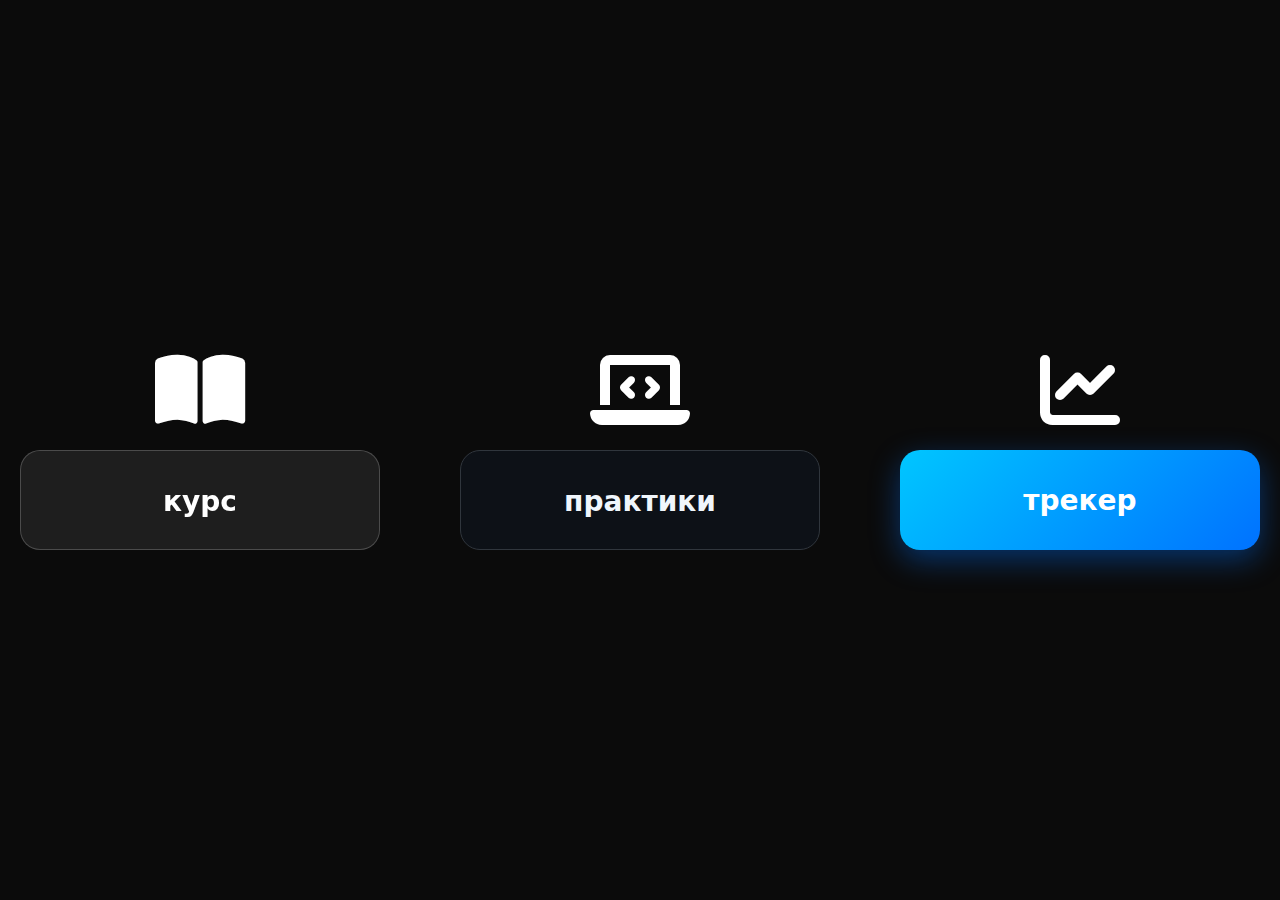
<file: index-zhandos.html>
<!DOCTYPE html>
<html lang="en">
<head>
<link rel="stylesheet" href="/index.css">
<link rel="stylesheet" href="https://cdnjs.cloudflare.com/ajax/libs/font-awesome/6.5.0/css/all.min.css">

  <meta charset="UTF-8">
  <meta name="viewport" content="width=device-width, initial-scale=1.0">
  <title>Document</title>
</head>
<body>




<div class="zx">
  <i class="fa-solid fa-book-open"></i>
  <button><a href="https://itproger.com/course/javascript">курс</a></button>
</div>

<div class="vx">
  <i class="fa-solid fa-laptop-code"></i>
  <button><a href="https://itproger.com/practice/javascript">практики</a></button>
</div>

<div class="cx">
  <i class="fa-solid fa-chart-line"></i>
  <button><a href="/mainX.html">трекер</a></button>
</div>







</body>
</html>
</file>
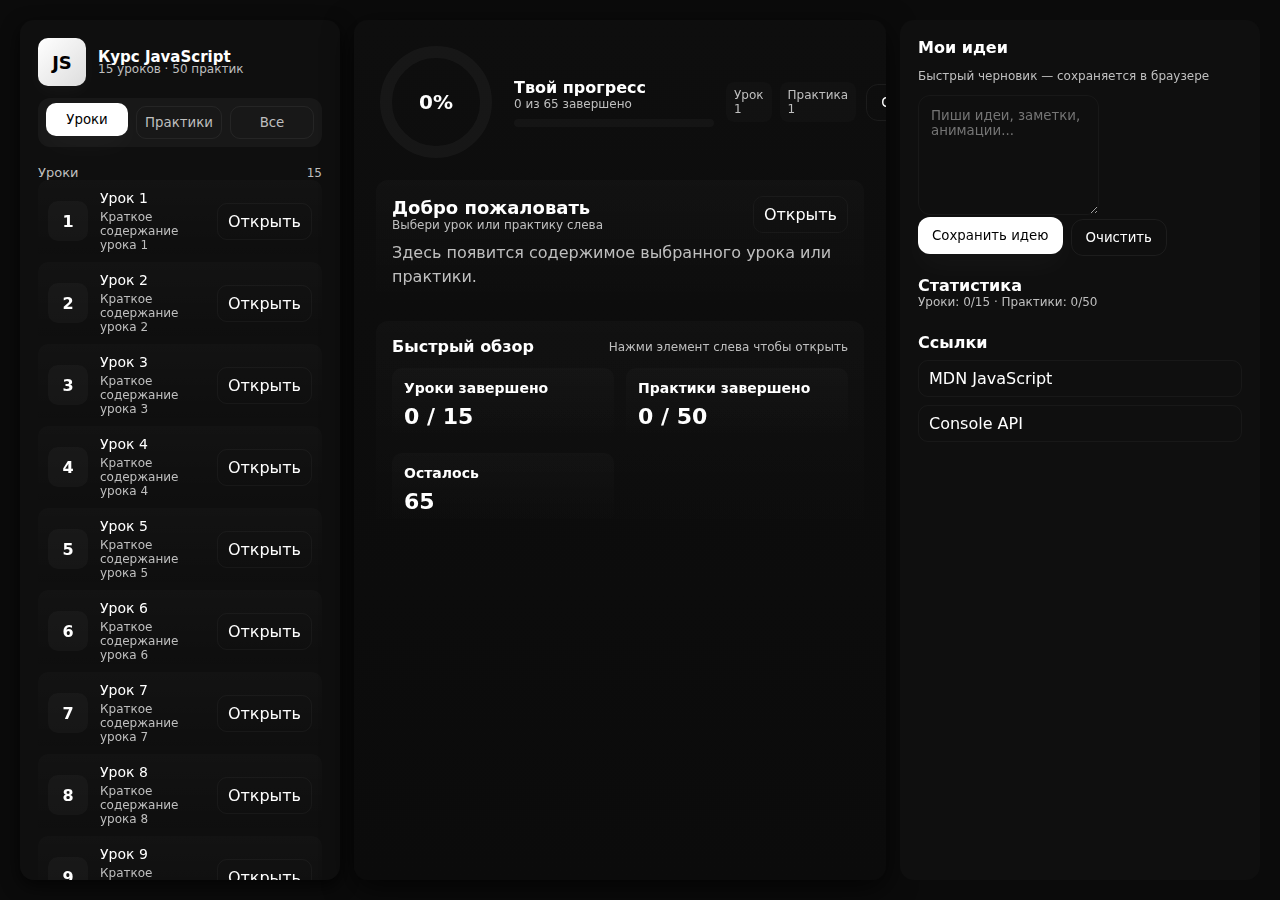
<file: mainX-zhandos.html>
<!DOCTYPE html>
<html lang="ru">
<head>
  <link rel="stylesheet" href="/index.css">
<meta charset="utf-8">
<meta name="viewport" content="width=device-width,initial-scale=1">
<title>Курс JavaScript — Прогресс</title>

</head>
<body>
<div class="app">
  <aside class="sidebar">
    <div class="brand">
      <div class="logo">JS</div>
      <div>
        <div class="title">Курс JavaScript</div>
        <div class="subtitle">15 уроков · 15 практик</div>
      </div>
    </div>
    <div class="nav">
      <button id="btnLessons" class="active">Уроки</button>
      <button id="btnPractices">Практики</button>
      <button id="btnAll">Все</button>
    </div>
    <div class="list" id="listContainer"></div>
    <div class="footer">Сохранено в браузере · Тёмная тема</div>
  </aside>

  <main class="main">
    <div class="topbar">
      <div class="progress-wrap">
        <div class="progress-circle" id="progressWrap">
          <svg width="120" height="120">
            <defs>
              <linearGradient id="g1" x1="0" x2="1" y1="0" y2="1">
                <stop offset="0" stop-color="#fff"/>
                <stop offset="1" stop-color="#ddd"/>
              </linearGradient>
            </defs>
            <circle cx="60" cy="60" r="50" stroke="rgba(255,255,255,0.04)" stroke-width="12" fill="none"></circle>
            <circle id="progressRing" cx="60" cy="60" r="50" stroke="url(#g1)" stroke-width="12" stroke-linecap="round" fill="none" stroke-dasharray="314" stroke-dashoffset="314"></circle>
          </svg>
          <div class="progress-number" id="progressNumber">0%</div>
        </div>
        <div>
          <div style="font-weight:800;font-size:16px">Твой прогресс</div>
          <div class="small" id="progressText">0 из 30 завершено</div>
          <div style="margin-top:8px" id="progressBars"></div>
        </div>
      </div>
      <div class="controls">
        <div class="kv">
          <div class="meta-pill" id="currentLessonP">Урок 4</div>
          <div class="meta-pill" id="currentPracticeP">Практика 2</div>
        </div>
        <button class="btn" id="resetBtn">Сбросить</button>
        <button class="btn primary" id="exportBtn">Экспорт</button>
      </div>
    </div>

    <section class="content" id="mainContent">
      <div class="card" id="detailCard">
        <div class="lesson-title">
          <div>
            <div id="detailTitle" style="font-weight:800;font-size:18px">Добро пожаловать</div>
            <div class="small" id="detailSub">Выбери урок или практику слева</div>
          </div>
          <div class="center">
            <a class="link" id="openHref" href="#" target="_blank">Открыть</a>
          </div>
        </div>
        <div class="lesson-body" id="detailBody">
          Здесь появится содержимое выбранного урока или практики.
        </div>
        <div class="actions" id="detailActions" style="display:none">
          <button class="btn" id="markBtn">Отметить как пройдено</button>
        </div>
        <div class="comment-area" id="commentArea" style="display:none">
          <textarea id="commentInput" placeholder="Оставь комментарий..."></textarea>
          <div style="display:flex;gap:8px">
            <button class="btn" id="saveComment">Сохранить комментарий</button>
            <button class="btn" id="clearComments">Очистить комментарии</button>
          </div>
          <div class="comment-list" id="commentList"></div>
        </div>
      </div>

      <div class="card" id="lessonListCard">
        <div style="display:flex;justify-content:space-between;align-items:center">
          <div style="font-weight:800">Быстрый обзор</div>
          <div class="small">Нажми элемент слева чтобы открыть</div>
        </div>
        <div style="margin-top:12px;display:grid;grid-template-columns:repeat(auto-fit,minmax(180px,1fr));gap:12px">
          <div style="padding:12px;border-radius:10px;background:linear-gradient(180deg,rgba(255,255,255,0.02),transparent)">
            <div style="font-size:14px;font-weight:700">Уроки завершено</div>
            <div id="countLessons" style="font-weight:800;font-size:22px;margin-top:8px">0 / 15</div>
          </div>
          <div style="padding:12px;border-radius:10px;background:linear-gradient(180deg,rgba(255,255,255,0.02),transparent)">
            <div style="font-size:14px;font-weight:700">Практики завершено</div>
            <div id="countPractices" style="font-weight:800;font-size:22px;margin-top:8px">0 / 15</div>
          </div>
          <div style="padding:12px;border-radius:10px;background:linear-gradient(180deg,rgba(255,255,255,0.02),transparent)">
            <div style="font-size:14px;font-weight:700">Осталось</div>
            <div id="countLeft" style="font-weight:800;font-size:22px;margin-top:8px">30</div>
          </div>
        </div>
      </div>
    </section>
  </main>

  <aside class="rightbar">
    <div style="font-weight:800">Мои идеи</div>
    <div class="small">Быстрый черновик — сохраняется в браузере</div>
    <div class="idea-area">
      <textarea id="ideaInput" placeholder="Пиши идеи, заметки, анимации..."></textarea>
      <div style="display:flex;gap:8px">
        <button class="btn primary" id="saveIdea">Сохранить идею</button>
        <button class="btn" id="clearIdea">Очистить</button>
      </div>
    </div>
    <div style="margin-top:8px">
      <div style="font-weight:800">Статистика</div>
      <div class="small" id="statText">Загрузка...</div>
    </div>
    <div style="margin-top:12px">
      <div style="font-weight:800">Ссылки</div>
      <div style="display:flex;flex-direction:column;gap:8px;margin-top:8px">
        <a class="link" href="https://developer.mozilla.org/ru/docs/Web/JavaScript" target="_blank">MDN JavaScript</a>
        <a class="link" href="https://developer.mozilla.org/ru/docs/Web/API/Console" target="_blank">Console API</a>
      </div>
    </div>
  </aside>
</div>

<div id="congratsModal" style="display:none;position:fixed;inset:0;align-items:center;justify-content:center;background:rgba(0,0,0,0.6)">
  <div style="background:#fff;color:#000;padding:28px;border-radius:18px;max-width:680px;width:92%;text-align:center;box-shadow:0 30px 80px rgba(0,0,0,0.6);">
    <div style="font-size:28px;font-weight:900">Поздравляю — ты прошёл курс!</div>
    <div style="margin-top:12px;color:#222">100% прогресса достигнуто. Гордись собой — теперь ты знаешь основы JavaScript.</div>
    <div style="margin-top:20px;display:flex;gap:10px;justify-content:center">
      <button class="btn primary" id="closeCongrats">Закрыть</button>
      <button class="btn" id="exportCongrats">Скачать отчёт</button>
    </div>
  </div>
</div>

<script>
/* Полностью переписанный JS: 15 уроков + 50 практик */
const TOTAL_LESSONS = 15;
const TOTAL_PRACTICES = 50;
const STORAGE_KEY = 'js_course_state_v3';
const IDEAS_KEY = 'js_course_ideas_v1';

/* === Ссылки на уроки === */
const lessonLinks = [
  "https://youtu.be/fHl7UyRjOf0?si=beznsi2qX5qJu_U_",
  "https://youtu.be/ujsgFnm2VKw?si=dD1BB6ZjCQxFl5mE",
  "https://youtu.be/WLsFBu_15Hw?si=v_Xu7c6EcbIH6bQz",
  "https://youtu.be/UHqnpHEXtII?si=n_WWXOj2S1z7IpJm",
  "https://youtu.be/tPjVEiOvgwE?si=q2j3XG8OnxK0HzOl",
  "https://youtu.be/TE0S9G3C4vU?si=CPMuuu_5HEiklFzl",
  "https://youtu.be/9zVAHOiQYBo?si=MGP4j-2X7aCa36je",
  "https://youtu.be/H39s52IW3bk?si=3Mt_wQS1wIKEDBwt",
  "https://youtu.be/UCSuoEJ50G8?si=NAqwzdltxyQdOv-W",
  "https://youtu.be/yUTwuyfTsOc?si=bvkB-sh6V8rNdghe",
  "https://youtu.be/Tw-_axj7Jis?si=rnwkbVmbptwuAMZN",
  "https://youtu.be/1nzH6WCEonQ?si=ZWpSF3yFk-wi0xZZ",
  "https://youtu.be/M_4ePNcric0?si=6W3kmia8Oa1I14qb",
  "https://youtu.be/jtw15FBCETE?si=19MUaW49v7JjXHoz",
  "https://youtu.be/QDA_EBJ0iSM?si=FHcEtI52LDSaYl6p"
];

/* === Состояние === */
const INITIAL_STATE = {
  lessonsCompleted: 0,
  practicesCompleted: 0,
  currentLesson: 1,
  currentPractice: 1,
  items: {},
  ideas: ''
};

let state = loadState();
let currentFilter = 'lessons';

/* ---------- load / initialize state ---------- */
function loadState(){
  try {
    const raw = localStorage.getItem(STORAGE_KEY);
    if (raw) {
      const parsed = JSON.parse(raw);
      if (!parsed.items) parsed.items = {};
      ensureAllItems(parsed);
      recalcCounts(parsed);
      localStorage.setItem(STORAGE_KEY, JSON.stringify(parsed));
      return parsed;
    }
  } catch(e){ console.warn('loadState error', e); }

  const obj = JSON.parse(JSON.stringify(INITIAL_STATE));
  // создаём уроки
  for (let i = 1; i <= TOTAL_LESSONS; i++){
    obj.items['lesson-'+i] = {
      type: 'lesson',
      id: i,
      title: `Урок ${i}`,
      desc: `Краткое содержание урока ${i}`,
      href: lessonLinks[i-1] || "#",
      completed: false
    };
  }
  // создаём практики
  for (let p = 1; p <= TOTAL_PRACTICES; p++){
    obj.items['practice-'+p] = {
      type: 'practice',
      id: p,
      title: `Практика ${p}`,
      desc: `Задание практики ${p}`,
      href: "#", // ← сюда потом вставишь свои ссылки
      completed: false
    };
  }

  recalcCounts(obj);
  localStorage.setItem(STORAGE_KEY, JSON.stringify(obj));
  return obj;
}

/* ---------- ensure all items exist ---------- */
function ensureAllItems(s){
  for (let i = 1; i <= TOTAL_LESSONS; i++){
    const key = 'lesson-'+i;
    if (!s.items[key]){
      s.items[key] = { type:'lesson', id:i, title:`Урок ${i}`, desc:`Краткое содержание урока ${i}`, href:lessonLinks[i-1]||"#", completed:false };
    }
  }
  for (let i = 1; i <= TOTAL_PRACTICES; i++){
    const key = 'practice-'+i;
    if (!s.items[key]){
      s.items[key] = { type:'practice', id:i, title:`Практика ${i}`, desc:`Задание практики ${i}`, href:"#", completed:false };
    }
  }
  recalcCounts(s);
}

/* ---------- counts ---------- */
function recalcCounts(s){
  let lc=0, pc=0;
  for (const k in s.items){
    const it = s.items[k];
    if (it.completed){
      if (it.type==='lesson') lc++;
      if (it.type==='practice') pc++;
    }
  }
  s.lessonsCompleted = lc;
  s.practicesCompleted = pc;
}

/* ---------- save ---------- */
function saveState(s=state){
  localStorage.setItem(STORAGE_KEY, JSON.stringify(s));
  updateUI();
}

/* ---------- UI обновление ---------- */
function updateUI(){
  renderList(currentFilter);
  updateProgressVisual();
  document.getElementById('countLessons').textContent = `${state.lessonsCompleted} / ${TOTAL_LESSONS}`;
  document.getElementById('countPractices').textContent = `${state.practicesCompleted} / ${TOTAL_PRACTICES}`;
  document.getElementById('countLeft').textContent = `${(TOTAL_LESSONS+TOTAL_PRACTICES) - (state.lessonsCompleted+state.practicesCompleted)}`;
  document.getElementById('currentLessonP').textContent = `Урок ${state.currentLesson}`;
  document.getElementById('currentPracticeP').textContent = `Практика ${state.currentPractice}`;
  document.getElementById('statText').textContent = `Уроки: ${state.lessonsCompleted}/${TOTAL_LESSONS} · Практики: ${state.practicesCompleted}/${TOTAL_PRACTICES}`;
  const subtitleEl = document.querySelector('.subtitle');
  if (subtitleEl) subtitleEl.textContent = `${TOTAL_LESSONS} уроков · ${TOTAL_PRACTICES} практик`;
  document.getElementById('ideaInput').value = localStorage.getItem(IDEAS_KEY) || '';
}

  // set subtitle in sidebar (sync text)
 

/* ---------- render list ---------- */
function renderList(filter){
  const container = document.getElementById('listContainer');
  container.innerHTML = '';

  // lessons section
  const lessonsDiv = document.createElement('div');
  lessonsDiv.innerHTML = `<div class="group-title">Уроки <span class="small">${TOTAL_LESSONS}</span></div>`;
  for (let i = 1; i <= TOTAL_LESSONS; i++){
    const key = 'lesson-'+i;
    const item = state.items[key];
    if (!item) continue;
    const el = document.createElement('div'); el.className = 'item'; el.dataset.key = key;
    const left = document.createElement('div'); left.className = 'left';
    const badge = document.createElement('div'); badge.className = 'badge'; badge.textContent = i;
    if (item.completed) badge.classList.add('complete');
    const meta = document.createElement('div'); meta.className = 'meta';
    const name = document.createElement('div'); name.className = 'name'; name.textContent = item.title;
    const small = document.createElement('div'); small.className = 'small'; small.textContent = item.desc;
    meta.appendChild(name); meta.appendChild(small);
    left.appendChild(badge); left.appendChild(meta);

    const right = document.createElement('div'); right.className = 'right';
    const a = document.createElement('a'); a.href = item.href || '#'; a.textContent = 'Открыть'; a.className = 'link'; a.target = '_blank';
    right.appendChild(a);

    el.appendChild(left); el.appendChild(right);
    el.addEventListener('click', (e) => {
      // if click on the link itself - don't open detail (link will open)
      if (e.target && e.target.tagName === 'A') return;
      openDetail(key);
    });
    lessonsDiv.appendChild(el);
  }

  // practices section
  const practicesDiv = document.createElement('div');
  practicesDiv.innerHTML = `<div class="group-title" style="margin-top:12px">Практики <span class="small">${TOTAL_PRACTICES}</span></div>`;
  for (let i = 1; i <= TOTAL_PRACTICES; i++){
    const key = 'practice-'+i;
    const item = state.items[key];
    if (!item) continue;
    const el = document.createElement('div'); el.className = 'item'; el.dataset.key = key;
    const left = document.createElement('div'); left.className = 'left';
    const badge = document.createElement('div'); badge.className = 'badge'; badge.textContent = 'P'+i;
    if (item.completed) badge.classList.add('complete');
    const meta = document.createElement('div'); meta.className = 'meta';
    const name = document.createElement('div'); name.className = 'name'; name.textContent = item.title;
    const small = document.createElement('div'); small.className = 'small'; small.textContent = item.desc;
    meta.appendChild(name); meta.appendChild(small);
    left.appendChild(badge); left.appendChild(meta);

    const right = document.createElement('div'); right.className = 'right';
    const a = document.createElement('a'); a.href = item.href || '#'; a.textContent = 'Открыть'; a.className = 'link'; a.target = '_blank';
    right.appendChild(a);

    el.appendChild(left); el.appendChild(right);
    el.addEventListener('click', (e) => {
      if (e.target && e.target.tagName === 'A') return;
      openDetail(key);
    });
    practicesDiv.appendChild(el);
  }

  if (filter === 'lessons') { container.appendChild(lessonsDiv); }
  else if (filter === 'practices') { container.appendChild(practicesDiv); }
  else { container.appendChild(lessonsDiv); container.appendChild(practicesDiv); }
}

/* ---------- open detail ---------- */
function openDetail(key){
  const item = state.items[key];
  if (!item) return;
  document.getElementById('detailTitle').textContent = item.title || '';
  document.getElementById('detailSub').textContent = item.desc || '';
  const detailBody = document.getElementById('detailBody');
  detailBody.innerHTML = '';
  const p = document.createElement('div'); p.textContent = item.desc || '';
  detailBody.appendChild(p);
  if (item.content){
    const pre = document.createElement('pre');
    pre.style.marginTop = '10px';
    pre.style.whiteSpace = 'pre-wrap';
    pre.style.fontFamily = 'monospace';
    pre.style.color = 'var(--muted)';
    pre.textContent = item.content;
    detailBody.appendChild(pre);
  }

  const openHref = document.getElementById('openHref');
  openHref.href = item.href || '#';

  document.getElementById('detailActions').style.display = 'flex';
  document.getElementById('commentArea').style.display = 'flex';
  const markBtn = document.getElementById('markBtn');
  markBtn.style.display = 'inline-block';
  markBtn.textContent = item.completed ? 'Снять отметку' : 'Отметить как пройдено';
  markBtn.onclick = () => toggleComplete(key);

  // comments bind
  const comments = getCommentsFor(key);
  renderComments(comments);
  document.getElementById('saveComment').onclick = () => saveCommentFor(key);
  document.getElementById('clearComments').onclick = () => clearCommentsFor(key);

  // set current pointers
  if (item.type === 'lesson') state.currentLesson = item.id || state.currentLesson;
  else if (item.type === 'practice') state.currentPractice = item.id || state.currentPractice;
  // persist current selection
  saveState(state);
}

/* ---------- toggle complete ---------- */
function toggleComplete(key){
  const item = state.items[key];
  if (!item) return;
  if (item.completed){
    item.completed = false;
  } else {
    item.completed = true;
  }
  // recalc counts and save
  recalcCounts(state);
  saveState(state);
  renderList(currentFilter);
  openDetail(key);
  checkCongrats();
}

/* ---------- comments ---------- */
function getCommentsFor(key){
  try {
    const raw = localStorage.getItem(STORAGE_KEY);
    if (!raw) return [];
    const obj = JSON.parse(raw);
    return (obj.items && obj.items[key] && obj.items[key].comments) ? obj.items[key].comments : [];
  } catch(e){
    return [];
  }
}

function saveCommentFor(key){
  const text = document.getElementById('commentInput').value.trim();
  if (!text) return;
  state.items[key].comments = state.items[key].comments || [];
  state.items[key].comments.push({ text, date: new Date().toISOString() });
  localStorage.setItem(STORAGE_KEY, JSON.stringify(state));
  document.getElementById('commentInput').value = '';
  renderComments(state.items[key].comments);
}

function clearCommentsFor(key){
  if (state.items[key]) state.items[key].comments = [];
  saveState();
  renderComments([]);
}

function renderComments(list){
  const el = document.getElementById('commentList');
  el.innerHTML = '';
  if (!list || list.length === 0) {
    el.innerHTML = '<div class="small">Комментариев пока нет</div>';
    return;
  }
  list.slice().reverse().forEach(c => {
    const d = document.createElement('div'); d.className = 'comment';
    const t = document.createElement('div'); t.textContent = c.text;
    const meta = document.createElement('div'); meta.className = 'small'; meta.style.marginTop = '8px';
    meta.textContent = (new Date(c.date)).toLocaleString();
    d.appendChild(t); d.appendChild(meta); el.appendChild(d);
  });
}

/* ---------- progress visual ---------- */
function updateProgressVisual(){
  const done = state.lessonsCompleted + state.practicesCompleted;
  const total = TOTAL_LESSONS + TOTAL_PRACTICES;
  const pct = Math.round(total === 0 ? 0 : (done / total * 100));
  const ring = document.getElementById('progressRing');
  const number = document.getElementById('progressNumber');
  const circumference = 2 * Math.PI * 50;
  const offset = circumference - (pct / 100) * circumference;
  if (ring) ring.style.strokeDashoffset = offset;
  if (number) number.textContent = pct + '%';
  document.getElementById('progressText').textContent = `${done} из ${total} завершено`;

  const bars = document.getElementById('progressBars'); bars.innerHTML = '';
  const lbar = document.createElement('div'); lbar.style.height = '8px'; lbar.style.width = '200px'; lbar.style.background = 'rgba(255,255,255,0.03)'; lbar.style.borderRadius = '8px'; lbar.style.overflow = 'hidden';
  const inner = document.createElement('div'); inner.style.height = '100%'; inner.style.width = `${pct}%`; inner.style.background = 'linear-gradient(90deg,#fff,#ddd)'; inner.style.transition = 'width .6s';
  lbar.appendChild(inner); bars.appendChild(lbar);
}

/* ---------- congrats ---------- */
function checkCongrats(){
  const done = state.lessonsCompleted + state.practicesCompleted;
  const total = TOTAL_LESSONS + TOTAL_PRACTICES;
  if (done >= total){
    document.getElementById('congratsModal').style.display = 'flex';
  }
}

/* ---------- UI event bindings ---------- */
document.getElementById('btnLessons').addEventListener('click', () => {
  currentFilter = 'lessons';
  document.getElementById('btnLessons').classList.add('active');
  document.getElementById('btnPractices').classList.remove('active');
  document.getElementById('btnAll').classList.remove('active');
  renderList('lessons');
});
document.getElementById('btnPractices').addEventListener('click', () => {
  currentFilter = 'practices';
  document.getElementById('btnPractices').classList.add('active');
  document.getElementById('btnLessons').classList.remove('active');
  document.getElementById('btnAll').classList.remove('active');
  renderList('practices');
});
document.getElementById('btnAll').addEventListener('click', () => {
  currentFilter = 'all';
  document.getElementById('btnAll').classList.add('active');
  document.getElementById('btnLessons').classList.remove('active');
  document.getElementById('btnPractices').classList.remove('active');
  renderList('all');
});

/* ideas */
document.getElementById('saveIdea').addEventListener('click', () => {
  const v = document.getElementById('ideaInput').value;
  localStorage.setItem(IDEAS_KEY, v);
  alert('Идея сохранена в браузере');
});
document.getElementById('clearIdea').addEventListener('click', () => {
  document.getElementById('ideaInput').value = '';
  localStorage.removeItem(IDEAS_KEY);
});

/* reset */
document.getElementById('resetBtn').addEventListener('click', () => {
  if (!confirm('Сбросить прогресс и комментарии?')) return;
  localStorage.removeItem(STORAGE_KEY);
  localStorage.removeItem(IDEAS_KEY);
  state = loadState();
  saveState();
  alert('Сброшено');
});

/* export progress */
document.getElementById('exportBtn').addEventListener('click', () => {
  const data = JSON.stringify(state, null, 2);
  const blob = new Blob([data], { type: 'application/json' });
  const url = URL.createObjectURL(blob);
  const a = document.createElement('a'); a.href = url; a.download = 'js_course_progress.json'; document.body.appendChild(a); a.click(); a.remove(); URL.revokeObjectURL(url);
});

/* congrats modal controls */
document.getElementById('closeCongrats').addEventListener('click', () => { document.getElementById('congratsModal').style.display = 'none'; });
document.getElementById('exportCongrats').addEventListener('click', () => {
  const text = `Поздравляю! Пройден курс ${new Date().toLocaleDateString()}\nУроки: ${state.lessonsCompleted}/${TOTAL_LESSONS}\nПрактики: ${state.practicesCompleted}/${TOTAL_PRACTICES}`;
  const blob = new Blob([text], { type: 'text/plain' });
  const url = URL.createObjectURL(blob);
  const a = document.createElement('a'); a.href = url; a.download = 'congrats.txt'; document.body.appendChild(a); a.click(); a.remove(); URL.revokeObjectURL(url);
});

/* load behavior */
window.addEventListener('load', () => {
  try {
    const saved = localStorage.getItem(STORAGE_KEY);
    if (saved) {
      state = JSON.parse(saved);
      // ensure new totals are reflected
      ensureAllItems(state);
      recalcCounts(state);
    }
  } catch (e) {
    console.warn('load on start error', e);
  }
  updateUI();
  checkCongrats();
  animateIntro();
});

/* little intro animation for list items */
function animateIntro(){
  const rings = document.querySelectorAll('.item');
  rings.forEach((r, i) => {
    r.style.transform = 'translateY(8px)';
    r.style.opacity = '0';
    setTimeout(() => {
      r.style.transition = 'all .45s cubic-bezier(.2,.9,.3,1)';
      r.style.transform = 'translateY(0)';
      r.style.opacity = '1';
    }, i * 20);
  });
}
</script>

</body>
</html>
</file>
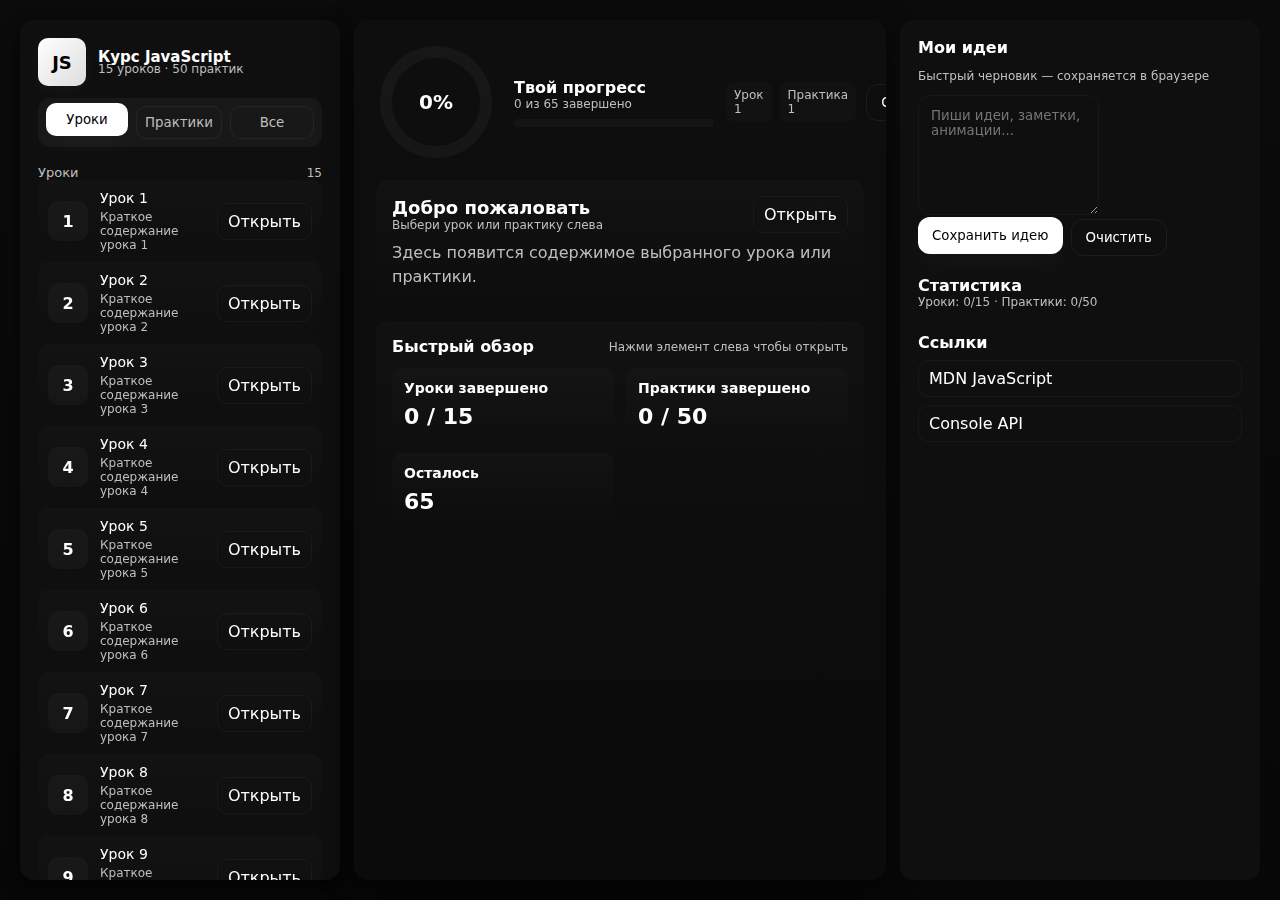
<file: mainX.html>
<!DOCTYPE html>
<html lang="ru">
<head>
<meta charset="utf-8">
<meta name="viewport" content="width=device-width,initial-scale=1">
<title>Курс JavaScript — Прогресс</title>
<style>
:root{
  --bg:#0b0b0b;
  --panel:#0f0f0f;
  --muted:#bfbfbf;
  --accent:#ffffff;
  --glass: rgba(255,255,255,0.04);
  --radius:14px;
  --gap:14px;
}
*{box-sizing:border-box;font-family:Inter,system-ui,-apple-system,"Segoe UI",Roboto,"Helvetica Neue",Arial}
html,body{height:100%;margin:0;background:linear-gradient(180deg,#0b0b0b 0%, #070707 100%);color:var(--accent);-webkit-font-smoothing:antialiased}
.app{display:grid;grid-template-columns:320px 1fr 360px;gap:var(--gap);height:100vh;padding:20px}
.sidebar{background:var(--panel);border-radius:var(--radius);padding:18px;display:flex;flex-direction:column;gap:12px;box-shadow:0 6px 18px rgba(0,0,0,0.7);overflow:auto}
.brand{display:flex;align-items:center;gap:12px}
.logo{width:48px;height:48px;border-radius:10px;background:linear-gradient(135deg,#ffffff 0%, #dddddd 100%);display:flex;align-items:center;justify-content:center;color:#000;font-weight:700;font-size:18px;box-shadow:0 6px 18px rgba(255,255,255,0.03)}
.title{font-size:15px;font-weight:700}
.subtitle{font-size:12px;color:var(--muted);margin-top:-4px}
.nav{display:flex;gap:8px;background:var(--glass);padding:8px;border-radius:12px}
.nav button{flex:1;padding:8px;border-radius:10px;background:transparent;border:1px solid rgba(255,255,255,0.06);color:var(--muted);cursor:pointer;transition:all .18s}
.nav button.active{background:var(--accent);color:#000;border:0;transform:translateY(-3px);box-shadow:0 10px 30px rgba(255,255,255,0.03)}
.search{display:flex;gap:8px}
.search input{flex:1;padding:10px;border-radius:10px;border:1px solid rgba(255,255,255,0.04);background:transparent;color:var(--accent);outline:none}
.list{display:grid;gap:8px;margin-top:6px}
.group-title{font-size:13px;color:var(--muted);display:flex;justify-content:space-between;align-items:center}
.item{display:flex;align-items:center;justify-content:space-between;padding:10px;border-radius:10px;background:linear-gradient(180deg,rgba(255,255,255,0.02),transparent);cursor:pointer;transition:transform .14s}
.item:hover{transform:translateY(-6px)}
.item .left{display:flex;align-items:center;gap:12px}
.badge{min-width:40px;height:40px;border-radius:10px;background:rgba(255,255,255,0.03);display:flex;align-items:center;justify-content:center;font-weight:700}
.item .meta{display:flex;flex-direction:column}
.item .meta .name{font-size:14px}
.item .meta .small{font-size:12px;color:var(--muted);margin-top:4px}
.complete{background:linear-gradient(90deg,#fff 0%, #ddd 100%);color:#000}
.center{display:flex;align-items:center;justify-content:center}
.main{background:linear-gradient(180deg,#0e0e0e 0%, #0b0b0b 100%);border-radius:var(--radius);padding:22px;display:flex;flex-direction:column;gap:18px;overflow:auto;box-shadow:0 8px 30px rgba(0,0,0,0.7)}
.topbar{display:flex;align-items:center;justify-content:space-between;gap:12px}
.progress-wrap{display:flex;align-items:center;gap:18px}
.progress-circle{width:120px;height:120px;display:flex;align-items:center;justify-content:center;position:relative}
.progress-circle svg{transform:rotate(-90deg)}
.progress-number{position:absolute;font-weight:800;font-size:20px}
.controls{display:flex;gap:10px;align-items:center}
.btn{padding:10px 14px;border-radius:12px;border:0;background:transparent;color:var(--accent);cursor:pointer;outline:none;border:1px solid rgba(255,255,255,0.06);transition:all .15s}
.btn.primary{background:var(--accent);color:#000;border:0;transform:translateY(-2px);box-shadow:0 12px 30px rgba(255,255,255,0.03)}
.content{display:grid;grid-template-columns:1fr;gap:16px}
.card{background:linear-gradient(180deg,rgba(255,255,255,0.02),transparent);padding:16px;border-radius:12px}
.lesson-title{display:flex;align-items:center;justify-content:space-between;gap:12px}
.lesson-body{margin-top:8px;color:var(--muted);line-height:1.5}
.actions{display:flex;gap:8px;margin-top:12px}
.comment-area{margin-top:12px;display:flex;flex-direction:column;gap:8px}
.comment-area textarea{min-height:80px;padding:12px;border-radius:10px;background:transparent;border:1px solid rgba(255,255,255,0.04);color:var(--accent);resize:vertical}
.comment-list{margin-top:8px;display:flex;flex-direction:column;gap:8px}
.comment{padding:10px;border-radius:8px;background:rgba(255,255,255,0.02);font-size:13px;color:var(--muted)}
.rightbar{background:var(--panel);border-radius:var(--radius);padding:18px;display:flex;flex-direction:column;gap:12px;overflow:auto}
.idea-area textarea{min-height:120px;padding:12px;border-radius:12px;background:transparent;border:1px solid rgba(255,255,255,0.04);color:var(--accent);resize:vertical}
.small{font-size:12px;color:var(--muted)}
.link{display:inline-block;padding:8px 10px;border-radius:10px;border:1px solid rgba(255,255,255,0.04);text-decoration:none;color:var(--accent);transition:all .12s}
.link:hover{transform:translateY(-4px)}
.footer{margin-top:auto;font-size:12px;color:var(--muted);text-align:center}
.complete-badge{padding:8px 12px;border-radius:999px;background:linear-gradient(90deg,#fff,#ddd);color:#000;font-weight:700;display:inline-block}
.searchbar{display:flex;gap:8px;align-items:center}
.kv{display:flex;gap:8px;align-items:center}
.meta-pill{padding:6px 8px;border-radius:8px;background:rgba(255,255,255,0.02);font-size:12px;color:var(--muted)}
@media(max-width:980px){
  .app{grid-template-columns:1fr;grid-template-rows:auto 1fr auto;padding:14px}
  .rightbar{order:3}
  .sidebar{order:1}
  .main{order:2}
  .logo{width:40px;height:40px}
}
</style>
</head>
<body>
<div class="app">
  <aside class="sidebar">
    <div class="brand">
      <div class="logo">JS</div>
      <div>
        <div class="title">Курс JavaScript</div>
        <div class="subtitle">15 уроков · 15 практик</div>
      </div>
    </div>
    <div class="nav">
      <button id="btnLessons" class="active">Уроки</button>
      <button id="btnPractices">Практики</button>
      <button id="btnAll">Все</button>
    </div>
    <div class="list" id="listContainer"></div>
    <div class="footer">Сохранено в браузере · Тёмная тема</div>
  </aside>

  <main class="main">
    <div class="topbar">
      <div class="progress-wrap">
        <div class="progress-circle" id="progressWrap">
          <svg width="120" height="120">
            <defs>
              <linearGradient id="g1" x1="0" x2="1" y1="0" y2="1">
                <stop offset="0" stop-color="#fff"/>
                <stop offset="1" stop-color="#ddd"/>
              </linearGradient>
            </defs>
            <circle cx="60" cy="60" r="50" stroke="rgba(255,255,255,0.04)" stroke-width="12" fill="none"></circle>
            <circle id="progressRing" cx="60" cy="60" r="50" stroke="url(#g1)" stroke-width="12" stroke-linecap="round" fill="none" stroke-dasharray="314" stroke-dashoffset="314"></circle>
          </svg>
          <div class="progress-number" id="progressNumber">0%</div>
        </div>
        <div>
          <div style="font-weight:800;font-size:16px">Твой прогресс</div>
          <div class="small" id="progressText">0 из 30 завершено</div>
          <div style="margin-top:8px" id="progressBars"></div>
        </div>
      </div>
      <div class="controls">
        <div class="kv">
          <div class="meta-pill" id="currentLessonP">Урок 4</div>
          <div class="meta-pill" id="currentPracticeP">Практика 2</div>
        </div>
        <button class="btn" id="resetBtn">Сбросить</button>
        <button class="btn primary" id="exportBtn">Экспорт</button>
      </div>
    </div>

    <section class="content" id="mainContent">
      <div class="card" id="detailCard">
        <div class="lesson-title">
          <div>
            <div id="detailTitle" style="font-weight:800;font-size:18px">Добро пожаловать</div>
            <div class="small" id="detailSub">Выбери урок или практику слева</div>
          </div>
          <div class="center">
            <a class="link" id="openHref" href="#" target="_blank">Открыть</a>
          </div>
        </div>
        <div class="lesson-body" id="detailBody">
          Здесь появится содержимое выбранного урока или практики.
        </div>
        <div class="actions" id="detailActions" style="display:none">
          <button class="btn" id="markBtn">Отметить как пройдено</button>
        </div>
        <div class="comment-area" id="commentArea" style="display:none">
          <textarea id="commentInput" placeholder="Оставь комментарий..."></textarea>
          <div style="display:flex;gap:8px">
            <button class="btn" id="saveComment">Сохранить комментарий</button>
            <button class="btn" id="clearComments">Очистить комментарии</button>
          </div>
          <div class="comment-list" id="commentList"></div>
        </div>
      </div>

      <div class="card" id="lessonListCard">
        <div style="display:flex;justify-content:space-between;align-items:center">
          <div style="font-weight:800">Быстрый обзор</div>
          <div class="small">Нажми элемент слева чтобы открыть</div>
        </div>
        <div style="margin-top:12px;display:grid;grid-template-columns:repeat(auto-fit,minmax(180px,1fr));gap:12px">
          <div style="padding:12px;border-radius:10px;background:linear-gradient(180deg,rgba(255,255,255,0.02),transparent)">
            <div style="font-size:14px;font-weight:700">Уроки завершено</div>
            <div id="countLessons" style="font-weight:800;font-size:22px;margin-top:8px">0 / 15</div>
          </div>
          <div style="padding:12px;border-radius:10px;background:linear-gradient(180deg,rgba(255,255,255,0.02),transparent)">
            <div style="font-size:14px;font-weight:700">Практики завершено</div>
            <div id="countPractices" style="font-weight:800;font-size:22px;margin-top:8px">0 / 15</div>
          </div>
          <div style="padding:12px;border-radius:10px;background:linear-gradient(180deg,rgba(255,255,255,0.02),transparent)">
            <div style="font-size:14px;font-weight:700">Осталось</div>
            <div id="countLeft" style="font-weight:800;font-size:22px;margin-top:8px">30</div>
          </div>
        </div>
      </div>
    </section>
  </main>

  <aside class="rightbar">
    <div style="font-weight:800">Мои идеи</div>
    <div class="small">Быстрый черновик — сохраняется в браузере</div>
    <div class="idea-area">
      <textarea id="ideaInput" placeholder="Пиши идеи, заметки, анимации..."></textarea>
      <div style="display:flex;gap:8px">
        <button class="btn primary" id="saveIdea">Сохранить идею</button>
        <button class="btn" id="clearIdea">Очистить</button>
      </div>
    </div>
    <div style="margin-top:8px">
      <div style="font-weight:800">Статистика</div>
      <div class="small" id="statText">Загрузка...</div>
    </div>
    <div style="margin-top:12px">
      <div style="font-weight:800">Ссылки</div>
      <div style="display:flex;flex-direction:column;gap:8px;margin-top:8px">
        <a class="link" href="https://developer.mozilla.org/ru/docs/Web/JavaScript" target="_blank">MDN JavaScript</a>
        <a class="link" href="https://developer.mozilla.org/ru/docs/Web/API/Console" target="_blank">Console API</a>
      </div>
    </div>
  </aside>
</div>

<div id="congratsModal" style="display:none;position:fixed;inset:0;align-items:center;justify-content:center;background:rgba(0,0,0,0.6)">
  <div style="background:#fff;color:#000;padding:28px;border-radius:18px;max-width:680px;width:92%;text-align:center;box-shadow:0 30px 80px rgba(0,0,0,0.6);">
    <div style="font-size:28px;font-weight:900">Поздравляю — ты прошёл курс!</div>
    <div style="margin-top:12px;color:#222">100% прогресса достигнуто. Гордись собой — теперь ты знаешь основы JavaScript.</div>
    <div style="margin-top:20px;display:flex;gap:10px;justify-content:center">
      <button class="btn primary" id="closeCongrats">Закрыть</button>
      <button class="btn" id="exportCongrats">Скачать отчёт</button>
    </div>
  </div>
</div>

<script>
/* Полностью переписанный JS: 15 уроков + 50 практик */
const TOTAL_LESSONS = 15;
const TOTAL_PRACTICES = 50;
const STORAGE_KEY = 'js_course_state_v3';
const IDEAS_KEY = 'js_course_ideas_v1';

/* === Ссылки на уроки === */
const lessonLinks = [
  "https://youtu.be/fHl7UyRjOf0?si=beznsi2qX5qJu_U_",
  "https://youtu.be/ujsgFnm2VKw?si=dD1BB6ZjCQxFl5mE",
  "https://youtu.be/WLsFBu_15Hw?si=v_Xu7c6EcbIH6bQz",
  "https://youtu.be/UHqnpHEXtII?si=n_WWXOj2S1z7IpJm",
  "https://youtu.be/tPjVEiOvgwE?si=q2j3XG8OnxK0HzOl",
  "https://youtu.be/TE0S9G3C4vU?si=CPMuuu_5HEiklFzl",
  "https://youtu.be/9zVAHOiQYBo?si=MGP4j-2X7aCa36je",
  "https://youtu.be/H39s52IW3bk?si=3Mt_wQS1wIKEDBwt",
  "https://youtu.be/UCSuoEJ50G8?si=NAqwzdltxyQdOv-W",
  "https://youtu.be/yUTwuyfTsOc?si=bvkB-sh6V8rNdghe",
  "https://youtu.be/Tw-_axj7Jis?si=rnwkbVmbptwuAMZN",
  "https://youtu.be/1nzH6WCEonQ?si=ZWpSF3yFk-wi0xZZ",
  "https://youtu.be/M_4ePNcric0?si=6W3kmia8Oa1I14qb",
  "https://youtu.be/jtw15FBCETE?si=19MUaW49v7JjXHoz",
  "https://youtu.be/QDA_EBJ0iSM?si=FHcEtI52LDSaYl6p"
];

/* === Состояние === */
const INITIAL_STATE = {
  lessonsCompleted: 0,
  practicesCompleted: 0,
  currentLesson: 1,
  currentPractice: 1,
  items: {},
  ideas: ''
};

let state = loadState();
let currentFilter = 'lessons';

/* ---------- load / initialize state ---------- */
function loadState(){
  try {
    const raw = localStorage.getItem(STORAGE_KEY);
    if (raw) {
      const parsed = JSON.parse(raw);
      if (!parsed.items) parsed.items = {};
      ensureAllItems(parsed);
      recalcCounts(parsed);
      localStorage.setItem(STORAGE_KEY, JSON.stringify(parsed));
      return parsed;
    }
  } catch(e){ console.warn('loadState error', e); }

  const obj = JSON.parse(JSON.stringify(INITIAL_STATE));
  // создаём уроки
  for (let i = 1; i <= TOTAL_LESSONS; i++){
    obj.items['lesson-'+i] = {
      type: 'lesson',
      id: i,
      title: `Урок ${i}`,
      desc: `Краткое содержание урока ${i}`,
      href: lessonLinks[i-1] || "#",
      completed: false
    };
  }
  // создаём практики
  for (let p = 1; p <= TOTAL_PRACTICES; p++){
    obj.items['practice-'+p] = {
      type: 'practice',
      id: p,
      title: `Практика ${p}`,
      desc: `Задание практики ${p}`,
      href: "#", // ← сюда потом вставишь свои ссылки
      completed: false
    };
  }

  recalcCounts(obj);
  localStorage.setItem(STORAGE_KEY, JSON.stringify(obj));
  return obj;
}

/* ---------- ensure all items exist ---------- */
function ensureAllItems(s){
  for (let i = 1; i <= TOTAL_LESSONS; i++){
    const key = 'lesson-'+i;
    if (!s.items[key]){
      s.items[key] = { type:'lesson', id:i, title:`Урок ${i}`, desc:`Краткое содержание урока ${i}`, href:lessonLinks[i-1]||"#", completed:false };
    }
  }
  for (let i = 1; i <= TOTAL_PRACTICES; i++){
    const key = 'practice-'+i;
    if (!s.items[key]){
      s.items[key] = { type:'practice', id:i, title:`Практика ${i}`, desc:`Задание практики ${i}`, href:"#", completed:false };
    }
  }
  recalcCounts(s);
}

/* ---------- counts ---------- */
function recalcCounts(s){
  let lc=0, pc=0;
  for (const k in s.items){
    const it = s.items[k];
    if (it.completed){
      if (it.type==='lesson') lc++;
      if (it.type==='practice') pc++;
    }
  }
  s.lessonsCompleted = lc;
  s.practicesCompleted = pc;
}

/* ---------- save ---------- */
function saveState(s=state){
  localStorage.setItem(STORAGE_KEY, JSON.stringify(s));
  updateUI();
}

/* ---------- UI обновление ---------- */
function updateUI(){
  renderList(currentFilter);
  updateProgressVisual();
  document.getElementById('countLessons').textContent = `${state.lessonsCompleted} / ${TOTAL_LESSONS}`;
  document.getElementById('countPractices').textContent = `${state.practicesCompleted} / ${TOTAL_PRACTICES}`;
  document.getElementById('countLeft').textContent = `${(TOTAL_LESSONS+TOTAL_PRACTICES) - (state.lessonsCompleted+state.practicesCompleted)}`;
  document.getElementById('currentLessonP').textContent = `Урок ${state.currentLesson}`;
  document.getElementById('currentPracticeP').textContent = `Практика ${state.currentPractice}`;
  document.getElementById('statText').textContent = `Уроки: ${state.lessonsCompleted}/${TOTAL_LESSONS} · Практики: ${state.practicesCompleted}/${TOTAL_PRACTICES}`;
  const subtitleEl = document.querySelector('.subtitle');
  if (subtitleEl) subtitleEl.textContent = `${TOTAL_LESSONS} уроков · ${TOTAL_PRACTICES} практик`;
  document.getElementById('ideaInput').value = localStorage.getItem(IDEAS_KEY) || '';
}

  // set subtitle in sidebar (sync text)
 

/* ---------- render list ---------- */
function renderList(filter){
  const container = document.getElementById('listContainer');
  container.innerHTML = '';

  // lessons section
  const lessonsDiv = document.createElement('div');
  lessonsDiv.innerHTML = `<div class="group-title">Уроки <span class="small">${TOTAL_LESSONS}</span></div>`;
  for (let i = 1; i <= TOTAL_LESSONS; i++){
    const key = 'lesson-'+i;
    const item = state.items[key];
    if (!item) continue;
    const el = document.createElement('div'); el.className = 'item'; el.dataset.key = key;
    const left = document.createElement('div'); left.className = 'left';
    const badge = document.createElement('div'); badge.className = 'badge'; badge.textContent = i;
    if (item.completed) badge.classList.add('complete');
    const meta = document.createElement('div'); meta.className = 'meta';
    const name = document.createElement('div'); name.className = 'name'; name.textContent = item.title;
    const small = document.createElement('div'); small.className = 'small'; small.textContent = item.desc;
    meta.appendChild(name); meta.appendChild(small);
    left.appendChild(badge); left.appendChild(meta);

    const right = document.createElement('div'); right.className = 'right';
    const a = document.createElement('a'); a.href = item.href || '#'; a.textContent = 'Открыть'; a.className = 'link'; a.target = '_blank';
    right.appendChild(a);

    el.appendChild(left); el.appendChild(right);
    el.addEventListener('click', (e) => {
      // if click on the link itself - don't open detail (link will open)
      if (e.target && e.target.tagName === 'A') return;
      openDetail(key);
    });
    lessonsDiv.appendChild(el);
  }

  // practices section
  const practicesDiv = document.createElement('div');
  practicesDiv.innerHTML = `<div class="group-title" style="margin-top:12px">Практики <span class="small">${TOTAL_PRACTICES}</span></div>`;
  for (let i = 1; i <= TOTAL_PRACTICES; i++){
    const key = 'practice-'+i;
    const item = state.items[key];
    if (!item) continue;
    const el = document.createElement('div'); el.className = 'item'; el.dataset.key = key;
    const left = document.createElement('div'); left.className = 'left';
    const badge = document.createElement('div'); badge.className = 'badge'; badge.textContent = 'P'+i;
    if (item.completed) badge.classList.add('complete');
    const meta = document.createElement('div'); meta.className = 'meta';
    const name = document.createElement('div'); name.className = 'name'; name.textContent = item.title;
    const small = document.createElement('div'); small.className = 'small'; small.textContent = item.desc;
    meta.appendChild(name); meta.appendChild(small);
    left.appendChild(badge); left.appendChild(meta);

    const right = document.createElement('div'); right.className = 'right';
    const a = document.createElement('a'); a.href = item.href || '#'; a.textContent = 'Открыть'; a.className = 'link'; a.target = '_blank';
    right.appendChild(a);

    el.appendChild(left); el.appendChild(right);
    el.addEventListener('click', (e) => {
      if (e.target && e.target.tagName === 'A') return;
      openDetail(key);
    });
    practicesDiv.appendChild(el);
  }

  if (filter === 'lessons') { container.appendChild(lessonsDiv); }
  else if (filter === 'practices') { container.appendChild(practicesDiv); }
  else { container.appendChild(lessonsDiv); container.appendChild(practicesDiv); }
}

/* ---------- open detail ---------- */
function openDetail(key){
  const item = state.items[key];
  if (!item) return;
  document.getElementById('detailTitle').textContent = item.title || '';
  document.getElementById('detailSub').textContent = item.desc || '';
  const detailBody = document.getElementById('detailBody');
  detailBody.innerHTML = '';
  const p = document.createElement('div'); p.textContent = item.desc || '';
  detailBody.appendChild(p);
  if (item.content){
    const pre = document.createElement('pre');
    pre.style.marginTop = '10px';
    pre.style.whiteSpace = 'pre-wrap';
    pre.style.fontFamily = 'monospace';
    pre.style.color = 'var(--muted)';
    pre.textContent = item.content;
    detailBody.appendChild(pre);
  }

  const openHref = document.getElementById('openHref');
  openHref.href = item.href || '#';

  document.getElementById('detailActions').style.display = 'flex';
  document.getElementById('commentArea').style.display = 'flex';
  const markBtn = document.getElementById('markBtn');
  markBtn.style.display = 'inline-block';
  markBtn.textContent = item.completed ? 'Снять отметку' : 'Отметить как пройдено';
  markBtn.onclick = () => toggleComplete(key);

  // comments bind
  const comments = getCommentsFor(key);
  renderComments(comments);
  document.getElementById('saveComment').onclick = () => saveCommentFor(key);
  document.getElementById('clearComments').onclick = () => clearCommentsFor(key);

  // set current pointers
  if (item.type === 'lesson') state.currentLesson = item.id || state.currentLesson;
  else if (item.type === 'practice') state.currentPractice = item.id || state.currentPractice;
  // persist current selection
  saveState(state);
}

/* ---------- toggle complete ---------- */
function toggleComplete(key){
  const item = state.items[key];
  if (!item) return;
  if (item.completed){
    item.completed = false;
  } else {
    item.completed = true;
  }
  // recalc counts and save
  recalcCounts(state);
  saveState(state);
  renderList(currentFilter);
  openDetail(key);
  checkCongrats();
}

/* ---------- comments ---------- */
function getCommentsFor(key){
  try {
    const raw = localStorage.getItem(STORAGE_KEY);
    if (!raw) return [];
    const obj = JSON.parse(raw);
    return (obj.items && obj.items[key] && obj.items[key].comments) ? obj.items[key].comments : [];
  } catch(e){
    return [];
  }
}

function saveCommentFor(key){
  const text = document.getElementById('commentInput').value.trim();
  if (!text) return;
  state.items[key].comments = state.items[key].comments || [];
  state.items[key].comments.push({ text, date: new Date().toISOString() });
  localStorage.setItem(STORAGE_KEY, JSON.stringify(state));
  document.getElementById('commentInput').value = '';
  renderComments(state.items[key].comments);
}

function clearCommentsFor(key){
  if (state.items[key]) state.items[key].comments = [];
  saveState();
  renderComments([]);
}

function renderComments(list){
  const el = document.getElementById('commentList');
  el.innerHTML = '';
  if (!list || list.length === 0) {
    el.innerHTML = '<div class="small">Комментариев пока нет</div>';
    return;
  }
  list.slice().reverse().forEach(c => {
    const d = document.createElement('div'); d.className = 'comment';
    const t = document.createElement('div'); t.textContent = c.text;
    const meta = document.createElement('div'); meta.className = 'small'; meta.style.marginTop = '8px';
    meta.textContent = (new Date(c.date)).toLocaleString();
    d.appendChild(t); d.appendChild(meta); el.appendChild(d);
  });
}

/* ---------- progress visual ---------- */
function updateProgressVisual(){
  const done = state.lessonsCompleted + state.practicesCompleted;
  const total = TOTAL_LESSONS + TOTAL_PRACTICES;
  const pct = Math.round(total === 0 ? 0 : (done / total * 100));
  const ring = document.getElementById('progressRing');
  const number = document.getElementById('progressNumber');
  const circumference = 2 * Math.PI * 50;
  const offset = circumference - (pct / 100) * circumference;
  if (ring) ring.style.strokeDashoffset = offset;
  if (number) number.textContent = pct + '%';
  document.getElementById('progressText').textContent = `${done} из ${total} завершено`;

  const bars = document.getElementById('progressBars'); bars.innerHTML = '';
  const lbar = document.createElement('div'); lbar.style.height = '8px'; lbar.style.width = '200px'; lbar.style.background = 'rgba(255,255,255,0.03)'; lbar.style.borderRadius = '8px'; lbar.style.overflow = 'hidden';
  const inner = document.createElement('div'); inner.style.height = '100%'; inner.style.width = `${pct}%`; inner.style.background = 'linear-gradient(90deg,#fff,#ddd)'; inner.style.transition = 'width .6s';
  lbar.appendChild(inner); bars.appendChild(lbar);
}

/* ---------- congrats ---------- */
function checkCongrats(){
  const done = state.lessonsCompleted + state.practicesCompleted;
  const total = TOTAL_LESSONS + TOTAL_PRACTICES;
  if (done >= total){
    document.getElementById('congratsModal').style.display = 'flex';
  }
}

/* ---------- UI event bindings ---------- */
document.getElementById('btnLessons').addEventListener('click', () => {
  currentFilter = 'lessons';
  document.getElementById('btnLessons').classList.add('active');
  document.getElementById('btnPractices').classList.remove('active');
  document.getElementById('btnAll').classList.remove('active');
  renderList('lessons');
});
document.getElementById('btnPractices').addEventListener('click', () => {
  currentFilter = 'practices';
  document.getElementById('btnPractices').classList.add('active');
  document.getElementById('btnLessons').classList.remove('active');
  document.getElementById('btnAll').classList.remove('active');
  renderList('practices');
});
document.getElementById('btnAll').addEventListener('click', () => {
  currentFilter = 'all';
  document.getElementById('btnAll').classList.add('active');
  document.getElementById('btnLessons').classList.remove('active');
  document.getElementById('btnPractices').classList.remove('active');
  renderList('all');
});

/* ideas */
document.getElementById('saveIdea').addEventListener('click', () => {
  const v = document.getElementById('ideaInput').value;
  localStorage.setItem(IDEAS_KEY, v);
  alert('Идея сохранена в браузере');
});
document.getElementById('clearIdea').addEventListener('click', () => {
  document.getElementById('ideaInput').value = '';
  localStorage.removeItem(IDEAS_KEY);
});

/* reset */
document.getElementById('resetBtn').addEventListener('click', () => {
  if (!confirm('Сбросить прогресс и комментарии?')) return;
  localStorage.removeItem(STORAGE_KEY);
  localStorage.removeItem(IDEAS_KEY);
  state = loadState();
  saveState();
  alert('Сброшено');
});

/* export progress */
document.getElementById('exportBtn').addEventListener('click', () => {
  const data = JSON.stringify(state, null, 2);
  const blob = new Blob([data], { type: 'application/json' });
  const url = URL.createObjectURL(blob);
  const a = document.createElement('a'); a.href = url; a.download = 'js_course_progress.json'; document.body.appendChild(a); a.click(); a.remove(); URL.revokeObjectURL(url);
});

/* congrats modal controls */
document.getElementById('closeCongrats').addEventListener('click', () => { document.getElementById('congratsModal').style.display = 'none'; });
document.getElementById('exportCongrats').addEventListener('click', () => {
  const text = `Поздравляю! Пройден курс ${new Date().toLocaleDateString()}\nУроки: ${state.lessonsCompleted}/${TOTAL_LESSONS}\nПрактики: ${state.practicesCompleted}/${TOTAL_PRACTICES}`;
  const blob = new Blob([text], { type: 'text/plain' });
  const url = URL.createObjectURL(blob);
  const a = document.createElement('a'); a.href = url; a.download = 'congrats.txt'; document.body.appendChild(a); a.click(); a.remove(); URL.revokeObjectURL(url);
});

/* load behavior */
window.addEventListener('load', () => {
  try {
    const saved = localStorage.getItem(STORAGE_KEY);
    if (saved) {
      state = JSON.parse(saved);
      // ensure new totals are reflected
      ensureAllItems(state);
      recalcCounts(state);
    }
  } catch (e) {
    console.warn('load on start error', e);
  }
  updateUI();
  checkCongrats();
  animateIntro();
});

/* little intro animation for list items */
function animateIntro(){
  const rings = document.querySelectorAll('.item');
  rings.forEach((r, i) => {
    r.style.transform = 'translateY(8px)';
    r.style.opacity = '0';
    setTimeout(() => {
      r.style.transition = 'all .45s cubic-bezier(.2,.9,.3,1)';
      r.style.transform = 'translateY(0)';
      r.style.opacity = '1';
    }, i * 20);
  });
}
</script>

</body>
</html>
</file>
<file: index.css>
:root{
  --bg:#0b0b0b;
  --panel:#0f0f0f;
  --muted:#bfbfbf;
  --accent:#ffffff;
  --glass: rgba(255,255,255,0.04);
  --radius:14px;
  --gap:14px;
}
*{box-sizing:border-box;font-family:Inter,ui-sans-serif,system-ui,-apple-system,"Segoe UI",Roboto,"Helvetica Neue",Arial}
html,body{height:100%;margin:0;background:linear-gradient(180deg,#0b0b0b 0%, #070707 100%);color:var(--accent);-webkit-font-smoothing:antialiased}
.app{display:grid;grid-template-columns:320px 1fr 360px;gap:var(--gap);height:100vh;padding:20px}
.sidebar{background:var(--panel);border-radius:var(--radius);padding:18px;display:flex;flex-direction:column;gap:12px;box-shadow:0 6px 18px rgba(0,0,0,0.7);overflow:auto}
.brand{display:flex;align-items:center;gap:12px}
.logo{width:48px;height:48px;border-radius:10px;background:linear-gradient(135deg,#ffffff 0%, #dddddd 100%);display:flex;align-items:center;justify-content:center;color:#000;font-weight:700;font-size:18px;box-shadow:0 6px 18px rgba(255,255,255,0.03)}
.title{font-size:15px;font-weight:700}
.subtitle{font-size:12px;color:var(--muted);margin-top:-4px}
.nav{display:flex;gap:8px;background:var(--glass);padding:8px;border-radius:12px}
.nav button{flex:1;padding:8px;border-radius:10px;background:transparent;border:1px solid rgba(255,255,255,0.06);color:var(--muted);cursor:pointer;transition:all .18s}
.nav button.active{background:var(--accent);color:#000;border:0;transform:translateY(-3px);box-shadow:0 10px 30px rgba(255,255,255,0.03)}
.search{display:flex;gap:8px}
.search input{flex:1;padding:10px;border-radius:10px;border:1px solid rgba(255,255,255,0.04);background:transparent;color:var(--accent);outline:none}
.list{display:grid;gap:8px;margin-top:6px}
.group-title{font-size:13px;color:var(--muted);display:flex;justify-content:space-between;align-items:center}
.item{display:flex;align-items:center;justify-content:space-between;padding:10px;border-radius:10px;background:linear-gradient(180deg,rgba(255,255,255,0.02),transparent);cursor:pointer;transition:transform .14s}
.item:hover{transform:translateY(-6px)}
.item .left{display:flex;align-items:center;gap:12px}
.badge{min-width:40px;height:40px;border-radius:10px;background:rgba(255,255,255,0.03);display:flex;align-items:center;justify-content:center;font-weight:700}
.item .meta{display:flex;flex-direction:column}
.item .meta .name{font-size:14px}
.item .meta .small{font-size:12px;color:var(--muted);margin-top:4px}
.complete{background:linear-gradient(90deg,#fff 0%, #ddd 100%);color:#000}
.center{display:flex;align-items:center;justify-content:center}
.main{background:linear-gradient(180deg,#0e0e0e 0%, #0b0b0b 100%);border-radius:var(--radius);padding:22px;display:flex;flex-direction:column;gap:18px;overflow:auto;box-shadow:0 8px 30px rgba(0,0,0,0.7)}
.topbar{display:flex;align-items:center;justify-content:space-between;gap:12px}
.progress-wrap{display:flex;align-items:center;gap:18px}
.progress-circle{width:120px;height:120px;display:flex;align-items:center;justify-content:center;position:relative}
.progress-circle svg{transform:rotate(-90deg)}
.progress-number{position:absolute;font-weight:800;font-size:20px}
.controls{display:flex;gap:10px;align-items:center}
.btn{padding:10px 14px;border-radius:12px;border:0;background:transparent;color:var(--accent);cursor:pointer;outline:none;border:1px solid rgba(255,255,255,0.06);transition:all .15s}
.btn.primary{background:var(--accent);color:#000;border:0;transform:translateY(-2px);box-shadow:0 12px 30px rgba(255,255,255,0.03)}
.content{display:grid;grid-template-columns:1fr;gap:16px}
.card{background:linear-gradient(180deg,rgba(255,255,255,0.02),transparent);padding:16px;border-radius:12px}
.lesson-title{display:flex;align-items:center;justify-content:space-between;gap:12px}
.lesson-body{margin-top:8px;color:var(--muted);line-height:1.5}
.actions{display:flex;gap:8px;margin-top:12px}
.comment-area{margin-top:12px;display:flex;flex-direction:column;gap:8px}
.comment-area textarea{min-height:80px;padding:12px;border-radius:10px;background:transparent;border:1px solid rgba(255,255,255,0.04);color:var(--accent);resize:vertical}
.comment-list{margin-top:8px;display:flex;flex-direction:column;gap:8px}
.comment{padding:10px;border-radius:8px;background:rgba(255,255,255,0.02);font-size:13px;color:var(--muted)}
.rightbar{background:var(--panel);border-radius:var(--radius);padding:18px;display:flex;flex-direction:column;gap:12px;overflow:auto}
.idea-area textarea{min-height:120px;padding:12px;border-radius:12px;background:transparent;border:1px solid rgba(255,255,255,0.04);color:var(--accent);resize:vertical}
.small{font-size:12px;color:var(--muted)}
.link{display:inline-block;padding:8px 10px;border-radius:10px;border:1px solid rgba(255,255,255,0.04);text-decoration:none;color:var(--accent);transition:all .12s}
.link:hover{transform:translateY(-4px)}
.footer{margin-top:auto;font-size:12px;color:var(--muted);text-align:center}
.complete-badge{padding:8px 12px;border-radius:999px;background:linear-gradient(90deg,#fff,#ddd);color:#000;font-weight:700;display:inline-block}
.searchbar{display:flex;gap:8px;align-items:center}
.kv{display:flex;gap:8px;align-items:center}
.meta-pill{padding:6px 8px;border-radius:8px;background:rgba(255,255,255,0.02);font-size:12px;color:var(--muted)}
@media(max-width:980px){
  .app{grid-template-columns:1fr;grid-template-rows:auto 1fr auto;padding:14px}
  .rightbar{order:3}
  .sidebar{order:1}
  .main{order:2}
  .logo{width:40px;height:40px}
}


/* Центрируем всё */
body {
  margin: 0;
  height: 100vh;
  display: flex;
  justify-content: center;  /* по горизонтали */
  align-items: center;      /* по вертикали */
  background: #0b0b0b;      /* фон для контраста */
  font-family: sans-serif;
}

/* Контейнер с кнопками */
.container {
  display: flex;
  flex-direction: column; /* кнопки одна под другой */
  gap: 40px; /* расстояние между кнопками */
  align-items: center;
}

/* Общий размер для всех кнопок */
.zx button,
.vx button,
.cx button {
  width: 500px;   /* ширина */
  height: 140px;  /* высота */
  font-size: 40px; /* размер текста */
  line-height: 140px; /* выравнивание текста по центру */
  border: none;
  font-weight: 600;
  cursor: pointer;
  transition: all 0.3s ease;
  border-radius: 20px;
}

.zx button a,
.vx button a,
.cx button a {
  text-decoration: none;
  color: inherit;
  display: block;
  width: 100%;
  height: 100%;
}

/* 🔹 zx — Apple glass */
.zx button {
  backdrop-filter: blur(16px);
  background: rgba(255, 255, 255, 0.08);
  border: 2px solid rgba(255,255,255,0.2);
  color: #fff;
}
.zx button:hover {
  background: rgba(255, 255, 255, 0.18);
  transform: translateY(-4px);
  box-shadow: 0 12px 30px rgba(0,0,0,0.35);
}

/* 🔹 vx — GitHub dark */
.vx button {
  background: #0d1117;
  border: 2px solid #30363d;
  color: #f0f6fc;
}
.vx button:hover {
  background: #21262d;
  border-color: #8b949e;
  transform: translateY(-3px);
}

/* 🔹 cx — Gradient Neo */
.cx button {
  background: linear-gradient(135deg, #00c6ff, #0072ff);
  color: #fff;
  box-shadow: 0 10px 30px rgba(0, 114, 255, 0.4);
}
.cx button:hover {
  transform: translateY(-6px) scale(1.04);
  box-shadow: 0 16px 45px rgba(0, 114, 255, 0.6);
}


.icon {
  width: 80px;      /* размер иконки */
  height: 80px;
  object-fit: contain; /* картинка не обрезается */
  margin-bottom: 15px; /* отступ от кнопки */
}

/* Центрирование экрана */
body {
  margin: 0;
  height: 100vh;
  display: flex;
  justify-content: center;
  align-items: center;
  background: #0b0b0b;
  font-family: sans-serif;
  gap: 40px; /* расстояние между колонками */
}

/* Контейнеры */
.zx, .vx, .cx {
  display: flex;
  flex-direction: column;
  align-items: center;
  margin: 20px;
}

/* Иконки — больше */
.zx i,
.vx i,
.cx i {
  font-size: 80px;   /* было 60px → стало больше */
  margin-bottom: 20px;
  color: #fff;
}

/* Кнопки — чуть больше */
.zx button,
.vx button,
.cx button {
  width: 360px;   /* было 300px */
  height: 100px;  /* было 80px */
  font-size: 28px; /* было 24px */
  font-weight: 600;
  border: none;
  border-radius: 20px;
  cursor: pointer;
  transition: all 0.3s ease;
}

.zx button a,
.vx button a,
.cx button a {
  text-decoration: none;
  color: inherit;
  display: block;
  width: 100%;
  height: 100%;
  line-height: 100px; /* по центру текста */
}

/* 🔹 zx — Apple glass */
.zx button {
  backdrop-filter: blur(12px);
  background: rgba(255, 255, 255, 0.08);
  border: 1px solid rgba(255,255,255,0.2);
  color: #fff;
}
.zx button:hover {
  background: rgba(255, 255, 255, 0.18);
  transform: translateY(-4px);
  box-shadow: 0 12px 30px rgba(0,0,0,0.35);
}

/* 🔹 vx — GitHub dark */
.vx button {
  background: #0d1117;
  border: 1px solid #30363d;
  color: #f0f6fc;
}
.vx button:hover {
  background: #21262d;
  border-color: #8b949e;
  transform: translateY(-3px);
}

/* 🔹 cx — Gradient Neo */
.cx button {
  background: linear-gradient(135deg, #00c6ff, #0072ff);
  color: #fff;
  box-shadow: 0 10px 30px rgba(0, 114, 255, 0.4);
}
.cx button:hover {
  transform: translateY(-6px) scale(1.04);
  box-shadow: 0 16px 45px rgba(0, 114, 255, 0.6);
}
</file>
